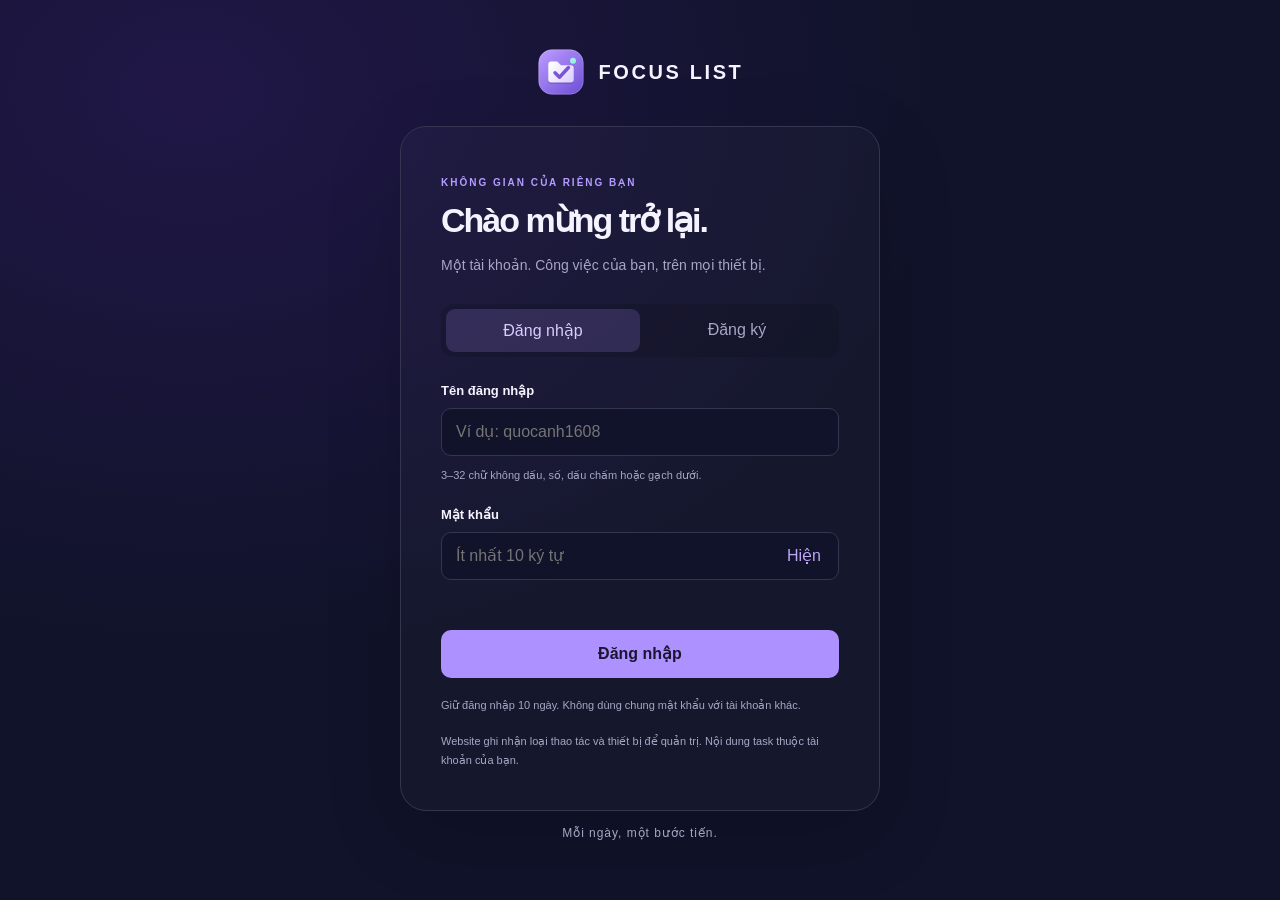
<file: index.html>
<!DOCTYPE html>
<html lang="vi" class="account-loading">
<head>
  <meta charset="UTF-8">
  <meta name="viewport" content="width=device-width, initial-scale=1">
  <meta name="theme-color" content="#101329">
  <meta name="color-scheme" content="dark">
  <script src="theme.js?v=3"></script>
  <title>Focus List — Công việc của bạn</title>
  <link rel="icon" type="image/svg+xml" href="logo.svg?v=1">
  <link rel="icon" type="image/png" sizes="192x192" href="icons/icon-192.png">
  <link rel="apple-touch-icon" sizes="180x180" href="apple-touch-icon.png">
  <link rel="manifest" href="manifest.webmanifest">
  <meta name="apple-mobile-web-app-title" content="Focus List">
  <meta name="mobile-web-app-capable" content="yes">
  <meta name="apple-mobile-web-app-capable" content="yes">
  <link rel="stylesheet" href="style.css?v=schedule-card-1">
  <script src="language.js?v=3" defer></script>
  <script src="telemetry-config.js?v=live-activity-1" defer></script>
  <link rel="stylesheet" href="account.css?v=loading-screen-1">
  <script src="auth.js?v=languages-1" defer></script>
  <link rel="stylesheet" href="music.css?v=mp3-only-1">
  <script src="music.js?v=mp3-only-1" defer></script>
</head>
<body>
  <section id="account-gate" aria-label="Chuẩn bị tài khoản" aria-busy="true">
    <div class="account-loader-card">
      <div class="account-loader-logo" aria-hidden="true"><span></span><img src="logo.svg" alt="" width="64" height="64"></div>
      <p class="account-loader-brand">FOCUS LIST</p>
      <h1>Góc tập trung của bạn.</h1>
      <p id="account-gate-message" role="status">Đang tải tài khoản…</p>
      <div class="account-loader-track" aria-hidden="true"><span></span></div>
      <p class="account-loader-caption">Mỗi ngày, một bước tiến.</p>
      <div class="account-gate-actions"><button id="account-gate-retry" class="secondary" type="button" hidden>Tải lại</button><a href="login.html">Đăng nhập</a></div>
    <div id="account-conflict" hidden><p>Có bản sửa chưa đồng bộ trên máy và bản mới trên máy chủ. Bạn có thể tải bản trên máy để giữ lại trước khi mở bản máy chủ.</p><button id="account-conflict-download" type="button" class="secondary">Tải bản chưa đồng bộ</button><button id="account-use-server" type="button" class="secondary">Mở bản máy chủ (giữ bản sao trên máy)</button></div>
    </div>
  </section>
  <noscript>Bạn cần bật JavaScript để đăng nhập và dùng TodoList.</noscript>
  <div class="ambient-bubbles" aria-hidden="true"><span></span><span></span><span></span><span></span><span></span></div>
  <div id="click-effects" class="click-effects" aria-hidden="true"></div>
  <main class="app">
    <header><a class="brand" href="./index.html" aria-label="Focus List — Trang chủ"><img class="brand-logo" src="logo.svg" alt="" width="40" height="40"><span class="brand-text"><span class="brand-name">FOCUS LIST</span><span class="brand-credit">by Qanhktie</span></span></a><div class="header-actions"><span class="tagline">MỖI NGÀY, MỘT BƯỚC TIẾN</span><details id="music-popover" class="header-music"><summary id="music-disc" class="music-disc-button" aria-label="Mở điều khiển nhạc"><span class="vinyl-record"><span class="vinyl-grooves" aria-hidden="true"></span><img src="logo.svg" alt="" width="24" height="24"></span></summary>
    <section id="music-player" class="music-player" aria-labelledby="music-heading">
      <div class="music-heading"><div><h2 id="music-heading">Nhạc nền</h2></div><button id="music-close" type="button" class="music-close" aria-label="Đóng nhạc">×</button><button id="music-toggle" type="button" class="secondary" aria-pressed="false">Bật nhạc</button></div>
      <label class="sr-only" for="music-track">Chọn bài hát</label><select id="music-track"></select>
      <div class="music-controls"><button id="music-prev" type="button" class="secondary" aria-label="Bài trước">❮</button><button id="music-play" type="button" class="secondary">Phát</button><button id="music-next" type="button" class="secondary" aria-label="Bài tiếp theo">❯</button><button id="music-random" type="button" class="secondary" aria-label="Phát một bài ngẫu nhiên khác">⇄ Ngẫu nhiên</button><label class="music-volume" for="music-volume">Âm lượng <input id="music-volume" type="range" min="0" max="100" value="35"><output id="music-volume-value" for="music-volume">35%</output></label></div>
      <div class="music-progress"><span id="music-current">0:00</span><input id="music-seek" type="range" min="0" max="100" step="0.1" value="0" aria-label="Vị trí phát nhạc" disabled><span id="music-duration">0:00</span></div>
      <div class="music-voice-row"><label id="music-voice-label" for="music-voice">Giọng chào tiếng Việt</label><select id="music-voice" hidden></select><p id="music-voice-note"></p><button id="music-greeting-preview" type="button" class="secondary">Nghe lời chào</button></div>
      <p id="music-status" role="status" aria-live="polite">Nhạc sẽ phát sau lần tương tác đầu tiên.</p>
    </section>
</details><button id="open-settings" class="settings-button" type="button" aria-label="Mở menu" aria-expanded="false" aria-haspopup="dialog" aria-controls="settings-dialog" title="Menu"><svg width="22" height="22" viewBox="0 0 24 24" fill="none" stroke="currentColor" stroke-width="1.6" stroke-linecap="round" aria-hidden="true"><path d="M4 6h16M4 12h16M4 18h16"/></svg></button></div></header>
    <div class="header-clock" aria-label="Giờ hiện tại trên thiết bị"><time id="current-time">--:--:--</time><span id="time-period-icon" class="time-period-icon" role="img" aria-label="Ban đêm">☾</span></div>
    <div class="account-bar"><strong id="account-name"></strong><span id="account-sync" role="status" aria-live="polite"></span><button id="account-retry" class="secondary" type="button" hidden>Thử lại</button><button id="account-import" class="secondary" type="button" hidden>Nhập task cũ trên máy</button><button id="account-profile" class="secondary" type="button" aria-expanded="false" aria-controls="account-profile-form">Họ và tên</button><button id="account-logout" class="secondary" type="button">Đăng xuất</button></div>
    <form id="account-profile-form" class="card" hidden><label for="account-fullname">Họ và tên</label><input id="account-fullname" autocomplete="name" required minlength="2" maxlength="80" placeholder="Nhập họ và tên của bạn"><p id="account-profile-message" role="status">Bổ sung họ và tên để quản trị viên dễ nhận diện tài khoản.</p><button id="account-profile-save" class="secondary" type="submit">Lưu họ tên</button></form>
    <section class="intro" aria-labelledby="title">
      <p class="eyebrow">KHÔNG GIAN LÀM VIỆC CỦA BẠN</p>
      <h1 id="title">Bớt bận rộn.<br><span>Thêm tập trung.</span></h1>
      <p>Ghi lại điều cần làm, tập trung vào điều quan trọng.</p>
    </section>

    <section class="card" aria-label="Quản lý công việc">
      <div class="heading"><h2 id="task-section-title">Công việc của bạn</h2><span class="badge">LET’S DO THIS</span></div>
      <section class="week-planner" aria-label="Kế hoạch tuần">
        <div class="week-heading"><div><span class="week-eyebrow">KẾ HOẠCH TUẦN</span><p id="week-range" aria-live="polite"></p></div><div class="week-navigation"><button id="week-previous" type="button" aria-label="Tuần trước">‹</button><button id="week-current" type="button">Tuần này</button><button id="week-next" type="button" aria-label="Tuần sau">›</button></div></div>
        <div id="week-days" class="week-days" role="group" aria-label="Chọn ngày trong tuần"></div>
        <div class="week-views" role="group" aria-label="Phạm vi lịch"><button id="week-all" type="button" aria-pressed="true">Tất cả</button><button id="week-whole" type="button" aria-pressed="false">Cả tuần</button><button id="week-unscheduled" type="button" aria-pressed="false">Chưa xếp ngày</button></div>
      </section>
      <form id="task-form" autocomplete="off">
        <label class="sr-only" for="task-input">Công việc mới</label>
        <div class="task-primary"><input id="task-input" placeholder="Bạn muốn hoàn thành điều gì?" maxlength="200" required><button id="submit-task" class="add" type="submit">＋ Add Task</button></div>
        <div class="task-tools">
<div class="folder-field"><span id="folder-select-label" class="sr-only">Mục công việc</span><select id="task-folder" hidden><option value="">Chưa phân loại</option></select><details id="folder-picker" class="folder-picker"><summary id="folder-picker-trigger" aria-labelledby="folder-select-label folder-selected-name"><span id="folder-selected-icon" class="folder-symbol" aria-hidden="true">▱</span><span id="folder-selected-name">Chưa phân loại</span><span class="folder-chevron ui-chevron" aria-hidden="true"></span></summary><div class="folder-menu"><p>CHỌN MỤC CÔNG VIỆC</p><div id="folder-options" role="group" aria-label="Chọn mục cho công việc"></div></div></details></div>
          <details id="task-options" class="task-options"><summary><span aria-hidden="true">▦</span><span>Lên lịch</span><small id="task-options-summary">Không bắt buộc</small><span class="ui-chevron" aria-hidden="true"></span></summary><div class="task-options-content">
<div class="task-schedule">
          <div class="schedule-date-field"><label id="task-date-label" for="open-schedule-picker">Ngày thực hiện / bắt đầu</label><input id="task-date" type="date" hidden><button id="open-schedule-picker" class="schedule-date-trigger" type="button" aria-haspopup="dialog" aria-controls="date-picker" aria-expanded="false" aria-labelledby="task-date-label task-date-display"><span class="calendar-icon" aria-hidden="true">▦</span><span id="task-date-display">Chọn ngày</span><span class="ui-chevron" aria-hidden="true"></span></button></div>
          <label class="repeat-toggle" for="task-repeat"><input id="task-repeat" type="checkbox"><span>Lặp hằng tuần</span><span aria-hidden="true">↻</span></label>
          <div id="repeat-options" hidden><div id="repeat-days" class="repeat-days" role="group" aria-label="Các thứ lặp lại"></div><label class="repeat-time-label" for="repeat-time">Giờ deadline mỗi lần (không bắt buộc)<input id="repeat-time" type="time"></label><p class="help">Mỗi ngày là một task riêng. Sửa task lặp sẽ cập nhật lịch lặp; bỏ chọn để dừng lặp.</p></div>
        </div>
<div id="task-deadline-field" class="deadline-field"><label id="deadline-label">Deadline (không bắt buộc)</label><input id="deadline-input" type="datetime-local" hidden><button id="open-picker" class="deadline-trigger" type="button" aria-haspopup="dialog" aria-controls="date-picker" aria-expanded="false" aria-describedby="deadline-help"><span class="calendar-icon" aria-hidden="true">▦</span><span id="deadline-display">Chọn ngày & giờ</span><span class="ui-chevron" aria-hidden="true"></span></button></div>
          </div></details>
        </div>
<button id="cancel-edit" class="secondary" type="button" hidden>Hủy sửa</button>
      </form>
      <span id="deadline-help" class="sr-only">Giờ địa phương, không bắt buộc.</span>
      <aside id="overdue-alert" class="overdue-alert" role="status" aria-live="polite" hidden><strong>⚠ Công việc quá hạn</strong><p id="overdue-summary"></p><button id="open-overdue-history" class="secondary" type="button">Xem lịch sử &amp; khôi phục</button></aside>
      <p id="message" role="status" aria-live="polite"></p>
      <div class="toolbar">
        <div class="filters" role="group" aria-label="Lọc công việc">
          <button type="button" data-filter="all" class="selected" aria-pressed="true">All</button>
          <button type="button" data-filter="active" aria-pressed="false">Active</button>
          <button type="button" data-filter="completed" aria-pressed="false">Completed</button>
        </div>
        <div id="folder-filters" class="folder-filters" role="group" aria-label="Lọc theo mục công việc"></div>
        <span id="task-count"></span>
      </div>
      <ul id="task-list" aria-label="Danh sách công việc"></ul>
      <div id="empty-state"><div class="empty-icon" aria-hidden="true">✓</div><h3></h3><p></p></div>
      <footer class="progress-footer">
        <div class="progress-label"><span id="completed-count" aria-live="polite"></span><strong id="percentage"></strong></div>
        <div id="progress" role="progressbar" aria-label="Tiến độ hoàn thành" aria-valuemin="0" aria-valuemax="100" aria-valuenow="0"><div id="progress-fill"></div></div>
      </footer>
      <div class="task-management" aria-label="Quản lý công việc">
      <details id="overdue-history" class="overdue-history"><summary><span>Lịch sử quá hạn</span><span id="overdue-history-count" class="history-count">0</span><span class="ui-chevron" aria-hidden="true"></span></summary><p class="help">Giữ lại task đã lỡ hạn. Khôi phục với deadline mới để tiếp tục thực hiện.</p><div id="overdue-history-list" class="overdue-history-list"></div></details>
      <details class="folder-section folder-manager">
        <summary>Thư mục <span class="folder-manager-action">＋ Tạo / quản lý <span class="ui-chevron" aria-hidden="true"></span></span></summary>
        <form id="folder-form" autocomplete="off"><label class="sr-only" for="folder-name">Tên mục mới</label><input id="folder-name" placeholder="Ví dụ: Học tập, Công việc, Cá nhân…" maxlength="40" required><button class="secondary" type="submit">＋ Tạo mục</button></form>
        <p class="icon-label">Biểu tượng</p><div id="folder-icons" class="folder-icons" role="group" aria-label="Biểu tượng thư mục"></div>
        <div class="folder-delete-row"><span class="help">Xóa mục vẫn giữ task.</span><button id="delete-folder" class="secondary delete-folder" type="button" hidden>Xóa mục này</button></div>
        <p id="folder-message" class="help" role="status"></p>
      </details>
      </div>
    </section>
    <aside id="activity-notice" class="activity-notice" aria-label="Thông tin ghi nhận hoạt động" hidden><p>Website ghi nhận loại thao tác và nhóm thiết bị để quản trị, không thu nội dung task. Lịch sử giữ 30 ngày.</p></aside>
    <footer class="site-footer" aria-label="Thông tin và liên hệ">
      <div class="footer-identity"><a class="footer-brand" href="./index.html" aria-label="Focus List — Trang chủ"><img src="logo.svg" alt="" width="34" height="34"><span>FOCUS LIST</span></a><p>Sắp xếp hôm nay, chạm tới ngày mai.</p></div>
      <a class="facebook-contact" href="https://www.facebook.com/quocanhhoang1608" target="_blank" rel="noopener noreferrer" aria-label="Liên hệ Quốc Anh trên Facebook (mở tab mới)"><svg width="19" height="19" viewBox="0 0 24 24" fill="currentColor" aria-hidden="true"><path d="M22 12a10 10 0 1 0-11.56 9.88v-6.99H7.9V12h2.54V9.8c0-2.5 1.49-3.89 3.77-3.89 1.09 0 2.23.2 2.23.2v2.45h-1.26c-1.24 0-1.62.77-1.62 1.56V12h2.77l-.44 2.89h-2.33v6.99A10 10 0 0 0 22 12Z"/></svg><span>Liên hệ Facebook</span><span class="contact-arrow" aria-hidden="true">↗</span></a>
    </footer>
  </main>
  <dialog id="settings-dialog" class="date-picker settings-dialog navigation-drawer" aria-labelledby="settings-title">
    <div class="drawer-heading"><img src="logo.svg" width="44" height="44" alt=""><div><h2 id="settings-title">FOCUS LIST</h2><p>Không gian của bạn</p></div><button id="close-settings" class="icon-button" type="button" aria-label="Đóng menu">×</button></div>
    <nav class="drawer-navigation" aria-label="Chức năng">
      <button id="menu-language-tab" class="drawer-item" type="button" aria-expanded="false" aria-controls="menu-language-panel"><svg viewBox="0 0 24 24" aria-hidden="true"><circle cx="12" cy="12" r="9"/><path d="M3 12h18M12 3c5 5 5 13 0 18-5-5-5-13 0-18Z"/></svg><span>Ngôn ngữ</span><span class="ui-chevron" aria-hidden="true"></span></button>
      <div id="menu-language-panel" class="drawer-panel" role="region" aria-labelledby="menu-language-tab" hidden><p class="language-caption">Chọn ngôn ngữ hiển thị</p><div class="language-options" role="group" aria-label="Ngôn ngữ" data-no-translate><button type="button" data-language="vi" lang="vi" aria-pressed="true"><span>VI</span>Tiếng Việt</button><button type="button" data-language="en" lang="en" aria-pressed="false"><span>EN</span>English</button><button type="button" data-language="ja" lang="ja" aria-pressed="false"><span>JA</span>日本語</button></div></div>
      <button id="menu-guide-tab" class="drawer-item" type="button" aria-expanded="false" aria-controls="menu-guide-panel"><svg viewBox="0 0 24 24" aria-hidden="true"><path d="M12 5v15M12 5C9 3 5 3 2 4v15c3-1 7-1 10 1 3-2 7-2 10-1V4c-3-1-7-1-10 1Z"/></svg><span>Hướng dẫn sử dụng</span><span class="ui-chevron" aria-hidden="true"></span></button>
      <div id="menu-guide-panel" class="drawer-panel user-guide" role="region" aria-labelledby="menu-guide-tab" hidden>
        <p class="guide-intro">Bắt đầu từ một việc nhỏ, mỗi ngày.</p>
        <ol class="guide-steps">
          <li><h3>Thêm công việc</h3><p>Nhập việc cần làm, chọn mục phân loại rồi bấm <strong>Add Task</strong>. Mở <strong>Lên lịch</strong> nếu muốn chọn ngày và deadline.</p></li>
          <li><h3>Lên kế hoạch tuần</h3><p>Chọn ngày trên lịch tuần để xem và thêm task cho ngày đó. Dùng mũi tên để chuyển tuần. Bật <strong>Lặp hằng tuần</strong> và chọn các thứ cho công việc định kỳ.</p></li>
          <li><h3>Sắp xếp &amp; hoàn thành</h3><p>Mở <strong>Thư mục</strong> để tạo mục và chọn icon. Dùng <strong>All / Active / Completed</strong> hoặc tên thư mục để lọc; bấm ô vuông để hoàn thành, <strong>Sửa</strong> để cập nhật hoặc × để xóa task.</p></li>
          <li><h3>Theo dõi deadline</h3><p>Task sắp đến hạn chuyển vàng, quá hạn chuyển đỏ. Mở <strong>Lịch sử quá hạn</strong> để khôi phục và đặt deadline mới. Lịch sử tự xóa sau 10 ngày; task hoàn thành tự xóa sau 2 giờ.</p></li>
          <li><h3>Bật nhắc nhở</h3><p>Vào <strong>Thông báo → Bật thông báo</strong>, cho phép trên trình duyệt rồi gửi thử. Giữ web mở để nhận nhắc; tab ngủ có thể gây trễ. Khi đóng web, nhắc nền cần backend và push notification.</p></li>
          <li><h3>Nghe nhạc &amp; tùy chỉnh</h3><p>Bấm đĩa logo cạnh menu để đổi bài, chỉnh âm lượng hoặc tạm dừng. Nếu trình duyệt chặn tự phát, chạm vào trang để bắt đầu. Đổi sáng/tối ở cuối menu; bật/tắt tiếng bấm trong <strong>Âm thanh</strong>.</p></li>
        </ol>
        <p class="guide-note">Kiểm tra trạng thái <strong>Đã đồng bộ</strong> trước khi đổi thiết bị hoặc đăng xuất để bảo đảm thay đổi đã lưu vào tài khoản.</p>
      </div>
      <button id="menu-sound-tab" class="drawer-item" type="button" aria-expanded="false" aria-controls="menu-sound-panel"><svg viewBox="0 0 24 24" aria-hidden="true"><path d="m11 5-6 4H2v6h3l6 4V5Z"/><path d="M15 8a6 6 0 0 1 0 8M18 5a10 10 0 0 1 0 14"/></svg><span>Âm thanh</span><span class="ui-chevron" aria-hidden="true"></span></button>
      <div id="menu-sound-panel" class="drawer-panel" role="region" aria-labelledby="menu-sound-tab" hidden><div class="sound-preference"><label for="toggle-sound">Âm thanh</label><input id="toggle-sound" type="checkbox" role="switch" checked><button id="test-sound" class="secondary" type="button" disabled>Thử cảnh báo</button><button id="test-sound-notify" class="secondary" type="button" disabled>Thử thông báo</button></div><p id="sound-status" class="help" role="status"></p></div>
      <button id="menu-notifications-tab" class="drawer-item" type="button" aria-expanded="false" aria-controls="menu-notifications-panel"><svg viewBox="0 0 24 24" aria-hidden="true"><path d="M18 8a6 6 0 0 0-12 0c0 7-3 7-3 9h18c0-2-3-2-3-9ZM10 21h4"/></svg><span>Thông báo</span><span class="ui-chevron" aria-hidden="true"></span></button>
      <div id="menu-notifications-panel" class="drawer-panel" role="region" aria-labelledby="menu-notifications-tab" hidden><div class="notification-settings"><button id="enable-notifications" class="secondary" type="button">Bật thông báo</button><button id="test-notification-now" class="secondary" type="button">Gửi thử ngay</button><button id="test-notification" class="secondary" type="button">Thử sau 5 giây</button><p id="notification-status" role="status"></p></div><details class="notification-help"><summary>Trợ giúp thông báo <span class="ui-chevron" aria-hidden="true"></span></summary><p id="notification-diagnostics" class="help" role="status"></p><p class="help">Không thấy banner? Kiểm tra quyền thông báo và Không làm phiền trong Windows. Giữ trang mở để nhận nhắc; tab ngủ có thể gây trễ. Nhắc khi đóng trang cần backend và push notification.</p></details></div>
      <button id="menu-contact-tab" class="drawer-item" type="button" aria-expanded="false" aria-controls="menu-contact-panel"><svg viewBox="0 0 24 24" aria-hidden="true"><path d="M21 11a9 9 0 0 1-9 9 10 10 0 0 1-4-.8L3 21l1.8-5A9 9 0 1 1 21 11Z"/><path d="M8 11h.01M12 11h.01M16 11h.01"/></svg><span>Contact</span><span class="ui-chevron" aria-hidden="true"></span></button>
      <div id="menu-contact-panel" class="drawer-panel" role="region" aria-labelledby="menu-contact-tab" hidden><a class="menu-contact-link" href="https://www.facebook.com/quocanhhoang1608" target="_blank" rel="noopener noreferrer"><span class="contact-channel-icon" aria-hidden="true">f</span><span>Facebook<small>Quốc Anh</small></span><span aria-hidden="true">↗</span><span class="sr-only"> (mở tab mới)</span></a><div class="menu-contact-link coming-soon" aria-label="Portfolio — sắp có"><span class="contact-channel-icon" aria-hidden="true">▱</span><span>Portfolio<small>Sắp có</small></span></div></div>
      <a id="menu-admin-link" class="drawer-item drawer-admin-link" href="admin.html"><svg viewBox="0 0 24 24" aria-hidden="true"><path d="m12 3 8 3v6c0 5-8 9-8 9s-8-4-8-9V6l8-3Z"/><path d="m8 12 3 3 5-6"/></svg><span>Quản trị</span><span class="admin-link-arrow" aria-hidden="true">↗</span></a>
    </nav>
    <div class="drawer-footer"><button id="theme-toggle" class="theme-toggle" type="button" role="switch" aria-label="Chế độ sáng" aria-checked="false"><svg width="21" height="21" viewBox="0 0 24 24" fill="none" stroke="currentColor" stroke-width="1.7" stroke-linecap="round" aria-hidden="true"><circle cx="12" cy="12" r="4"/><path d="M12 2v2M12 20v2M2 12h2M20 12h2M5 5l1.5 1.5M17.5 17.5 19 19M5 19l1.5-1.5M17.5 6.5 19 5"/></svg><span id="theme-state-label">Giao diện tối</span><span class="theme-switch-track" aria-hidden="true"></span></button></div>
  </dialog>
  <dialog id="date-picker" class="date-picker" aria-labelledby="picker-title">
    <div class="picker-heading"><div><p class="eyebrow">LÊN LỊCH HOÀN THÀNH</p><h2 id="picker-title">Chọn deadline</h2></div><button id="close-picker" class="icon-button" type="button" aria-label="Đóng bộ chọn">×</button></div>
    <div id="picker-calendar-nav" class="calendar-nav"><button id="previous-month" class="icon-button" type="button" aria-label="Tháng trước">‹</button><h3 id="calendar-month" aria-live="polite"></h3><button id="next-month" class="icon-button" type="button" aria-label="Tháng sau">›</button></div>
    <div id="picker-weekdays" class="weekdays" aria-hidden="true"><span>T2</span><span>T3</span><span>T4</span><span>T5</span><span>T6</span><span>T7</span><span>CN</span></div>
    <div id="calendar-days" class="calendar-days" role="group" aria-label="Chọn ngày"></div>
    <div id="picker-time-section" class="time-section"><div class="time-heading"><span class="time-caption">THỜI GIAN</span><span>Định dạng 24 giờ</span></div><div class="time-wheels"><div class="time-wheel-column"><span>Giờ</span><div id="hour-wheel" class="time-wheel" role="listbox" aria-label="Giờ" tabindex="0"></div></div><span class="wheel-colon" aria-hidden="true">:</span><div class="time-wheel-column"><span>Phút</span><div id="minute-wheel" class="time-wheel" role="listbox" aria-label="Phút" tabindex="0"></div></div></div><details class="time-manual"><summary>Nhập giờ bằng bàn phím</summary><div class="time-controls"><div class="time-unit"><label for="picker-hour">Giờ</label><button id="hour-down" type="button" aria-label="Giảm giờ">−</button><input id="picker-hour" type="text" inputmode="numeric" maxlength="2" autocomplete="off" placeholder="00" aria-describedby="picker-error"><button id="hour-up" type="button" aria-label="Tăng giờ">＋</button></div><span class="time-colon" aria-hidden="true">:</span><div class="time-unit"><label for="picker-minute">Phút</label><button id="minute-down" type="button" aria-label="Giảm phút">−</button><input id="picker-minute" type="text" inputmode="numeric" maxlength="2" autocomplete="off" placeholder="00" aria-describedby="picker-error"><button id="minute-up" type="button" aria-label="Tăng phút">＋</button></div></div></details></div>
    <div class="quick-dates"><button id="pick-today" type="button">Hôm nay</button><button id="pick-tomorrow" type="button">Ngày mai</button><button id="clear-deadline" type="button">Bỏ deadline</button></div>
    <p id="picker-preview" class="picker-preview" aria-live="polite"></p>
    <p id="picker-error" class="picker-error" role="alert"></p>
    <div class="picker-footer"><button id="cancel-picker" class="secondary" type="button">Hủy</button><button id="apply-deadline" class="add" type="button">Xác nhận deadline <span aria-hidden="true">↗</span></button></div>
  </dialog>
  <script id="music-bootstrap" type="application/json">[{"src":"music/dao-buoc-hongkong-1999.mp3","title":"Dạo Bước HongKong 1999"},{"src":"music/come-my-way.mp3","title":"Come My Way"},{"src":"music/proud.mp3","title":"PROUD"},{"src":"music/dam-ruc-ro.mp3","title":"Dám Rực Rỡ"},{"src":"music/den-khi-nao.mp3","title":"Đến Khi Nào (Drill)"},{"src":"music/young-money.mp3","title":"Young Money"},{"src":"music/laviem.mp3","title":"LAVIEM"},{"src":"music/track-06.mp3","title":"track-06"},{"src":"music/track-04.mp3","title":"track-04"},{"src":"music/track-08.mp3","title":"track-08"},{"src":"music/track-01.mp3","title":"track-01"},{"src":"music/sao-hang-a.mp3","title":"Sao Hạng A"}]</script>
  <audio id="welcome-audio" src="music/welcome-vi.mp3?v=little-corner-1" preload="auto" playsinline></audio>
  <audio id="background-music" src="music/track-04.mp3" preload="metadata" playsinline></audio>
</body>
</html>
</file>
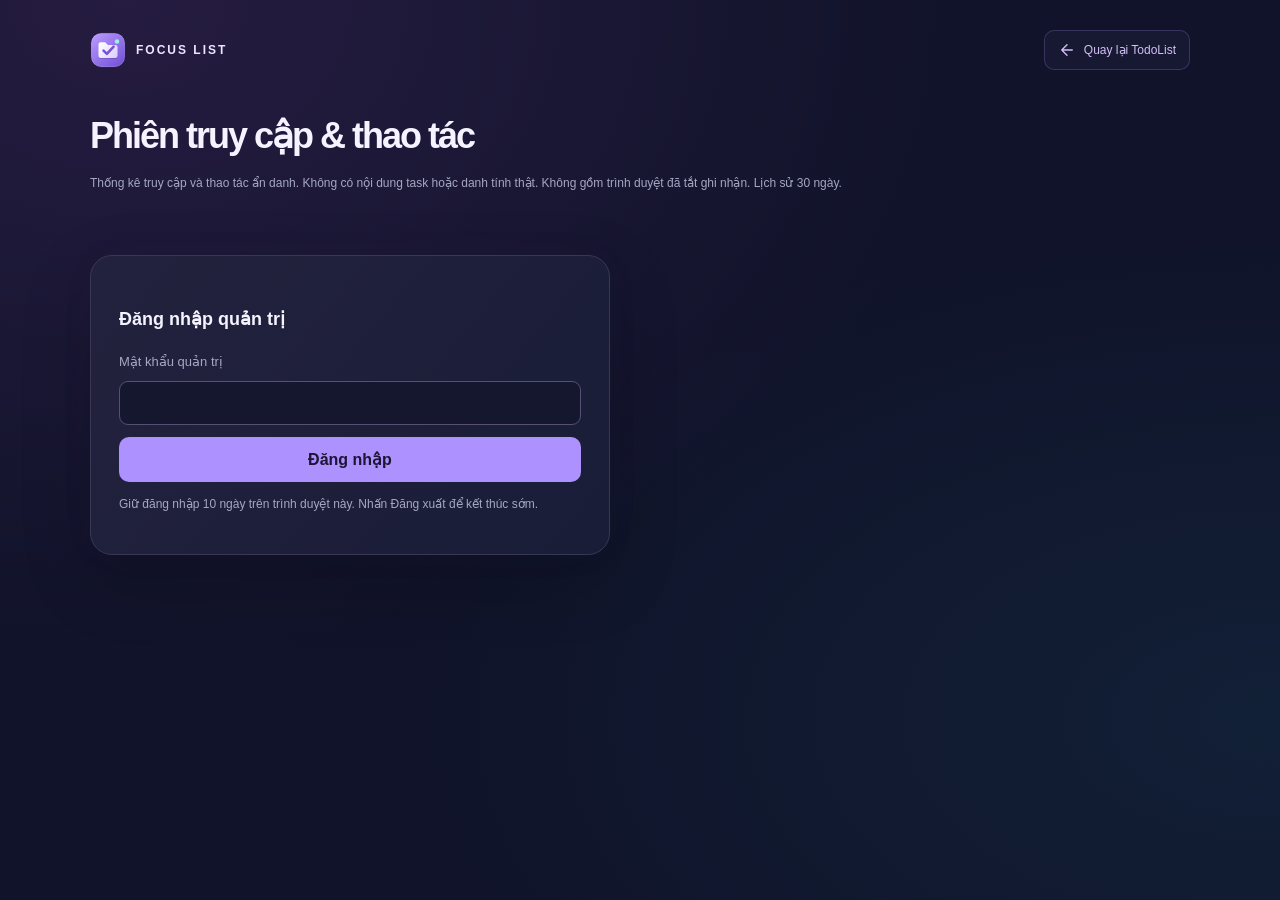
<file: admin.html>
<!DOCTYPE html>
<html lang="vi">
<head>
  <meta charset="UTF-8">
  <meta name="viewport" content="width=device-width,initial-scale=1">
  <meta name="theme-color" content="#101329">
  <meta name="color-scheme" content="dark">
  <script src="theme.js?v=3"></script>
  <meta name="referrer" content="no-referrer">
  <meta name="robots" content="noindex,nofollow">
  <meta http-equiv="Content-Security-Policy" content="default-src 'self'; script-src 'self'; style-src 'self'; img-src 'self'; connect-src https:; base-uri 'none'; form-action 'none'; object-src 'none'">
  <title>Quản trị hoạt động · Focus List</title>
  <link rel="icon" href="logo.svg">
  <link rel="stylesheet" href="style.css?v=accounts-1">
  <link rel="stylesheet" href="admin.css?v=device-picker-1">
  <script src="telemetry-config.js?v=live-activity-1" defer></script>
  <script src="admin.js?v=device-picker-1" defer></script>
  <script src="device-alerts.js?v=accounts-1" defer></script>
</head>
<body>
  <main class="admin-app">
    <header><a class="footer-brand" href="index.html"><img src="logo.svg" width="36" height="36" alt="">FOCUS LIST</a><a class="admin-back" href="index.html"><svg width="18" height="18" viewBox="0 0 24 24" fill="none" stroke="currentColor" stroke-width="1.8" stroke-linecap="round" stroke-linejoin="round" aria-hidden="true"><path d="m12 5-7 7 7 7M5 12h14"/></svg><span>Quay lại TodoList</span></a></header>
    <h1>Phiên truy cập &amp; thao tác</h1>
    <p class="help">Thống kê truy cập và thao tác ẩn danh. Không có nội dung task hoặc danh tính thật. Không gồm trình duyệt đã tắt ghi nhận. Lịch sử 30 ngày.</p>
    <p id="admin-message" role="status" aria-live="polite"></p>
    <section id="admin-login" class="card">
      <h2>Đăng nhập quản trị</h2>
      <form id="admin-login-form"><label for="admin-password">Mật khẩu quản trị</label><input id="admin-password" type="password" autocomplete="current-password" required maxlength="256"><button id="admin-login-button" class="add" type="submit">Đăng nhập</button></form>
      <p class="help">Giữ đăng nhập 10 ngày trên trình duyệt này. Nhấn Đăng xuất để kết thúc sớm.</p>
    </section>
    <section id="admin-dashboard" hidden>
      <form id="admin-alert-form" class="card" hidden>
        <label id="admin-alert-label" for="admin-alert-message">Ghi chú cảnh báo</label>
        <textarea id="admin-alert-message" maxlength="500" rows="3" required placeholder="Nhập nội dung gửi đến thiết bị…"></textarea>
        <p class="help">Hiện trong TodoList khi thiết bị mở web. Không đảm bảo hiện khi đã đóng trang.</p>
        <button id="admin-alert-send" class="secondary" type="submit">Gửi cảnh báo</button>
        <button id="admin-alert-cancel" class="secondary" type="button">Hủy</button>
      </form>
      <nav class="admin-navigation" aria-label="Nội dung quản trị"><div class="admin-tabs" role="tablist" aria-label="Bảng quản trị"><button id="admin-sessions-tab" type="button" role="tab" aria-selected="true" aria-controls="admin-sessions-panel">Phiên gần nhất</button><button id="admin-events-tab" type="button" role="tab" aria-selected="false" aria-controls="admin-events-panel" tabindex="-1">Lịch sử thao tác</button><button id="admin-users-tab" type="button" role="tab" aria-selected="false" aria-controls="admin-users-panel" tabindex="-1">Tài khoản</button></div><button id="admin-refresh" class="secondary" type="button">Làm mới</button><button id="admin-logout" class="secondary" type="button">Đăng xuất</button></nav>
      <div id="admin-sessions-panel" role="tabpanel" aria-labelledby="admin-sessions-tab">
      <p class="help">100 thiết bị gần nhất · Mỗi mã TB chỉ một dòng, cập nhật lần truy cập cuối.</p>
      <div class="table-scroll"><table><thead><tr><th>Mã thiết bị</th><th>Họ tên / Tài khoản</th><th>Thiết bị</th><th>Trình duyệt / Hệ điều hành</th><th>Lần cuối</th><th>Trạng thái</th></tr></thead><tbody id="sessions-body"></tbody></table></div>
      </div>
      <div id="admin-events-panel" role="tabpanel" aria-labelledby="admin-events-tab" hidden>
      <p class="help">100 thao tác mới nhất.</p>
      <div class="admin-toolbar device-filter-toolbar">
        <span id="device-filter-label" class="device-filter-label">Lọc theo thiết bị</span>
        <select id="device-filter" hidden><option value="">Tất cả thiết bị</option></select>
        <details id="admin-device-picker" class="admin-device-picker">
          <summary id="admin-device-trigger" aria-labelledby="device-filter-label admin-device-selected"><span class="device-picker-symbol" aria-hidden="true">▣</span><span id="admin-device-selected">Tất cả thiết bị</span><span class="ui-chevron" aria-hidden="true"></span></summary>
          <div class="admin-device-menu"><p>CHỌN THIẾT BỊ</p><div id="admin-device-options" role="group" aria-label="Thiết bị cần xem"></div></div>
        </details>
      </div>
      <div class="table-scroll"><table><thead><tr><th>Thời gian</th><th>Họ tên / Tài khoản</th><th>Mã thiết bị</th><th>Thao tác</th></tr></thead><tbody id="events-body"></tbody></table></div>
      </div>
      <div id="admin-users-panel" role="tabpanel" aria-labelledby="admin-users-tab" hidden>
        <p class="help">100 tài khoản mới nhất.</p>
        <div class="table-scroll"><table><thead><tr><th>Họ tên / Tài khoản</th><th>Ngày tạo</th><th>Số thiết bị</th><th>Lần cuối</th></tr></thead><tbody id="users-body"></tbody></table></div>
      </div>
    </section>
  </main>
</body>
</html>
</file>
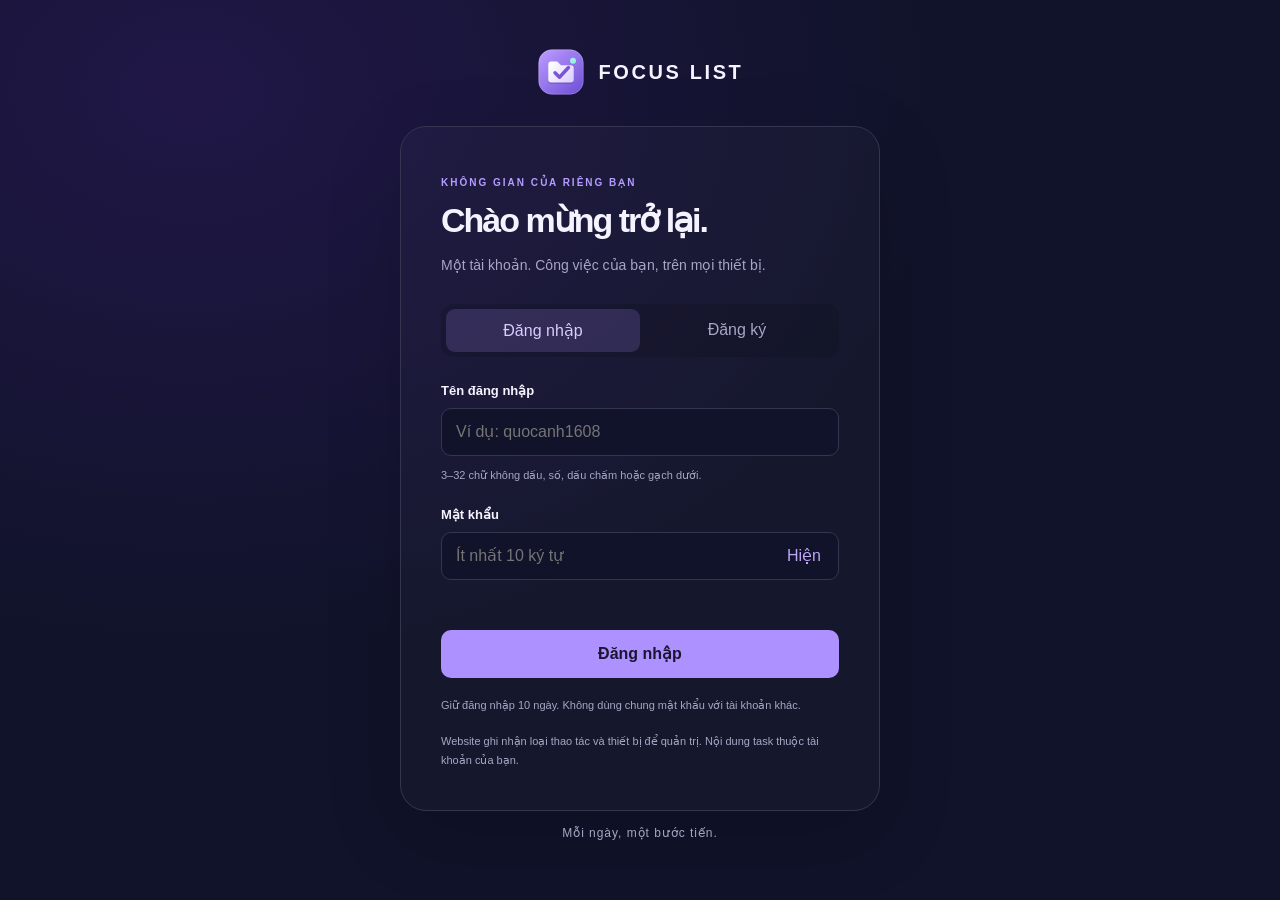
<file: login.html>
<!DOCTYPE html>
<html lang="vi">
<head>
  <meta charset="UTF-8">
  <meta name="viewport" content="width=device-width, initial-scale=1">
  <meta name="theme-color" content="#101329">
  <meta name="referrer" content="no-referrer">
  <title>Đăng nhập · Focus List</title>
  <link rel="icon" href="logo.svg">
  <script src="theme.js?v=3"></script>
  <script src="language.js?v=3" defer></script>
  <link rel="stylesheet" href="style.css?v=accounts-1">
  <link rel="stylesheet" href="account.css?v=full-name-1">
  <script src="telemetry-config.js?v=live-activity-1" defer></script>
  <script src="account.js?v=full-name-1" defer></script>
</head>
<body class="auth-page">
  <main class="auth-shell">
    <a class="auth-brand" href="index.html"><img src="logo.svg" width="48" height="48" alt="">FOCUS LIST</a>
    <section class="auth-card">
      <p class="eyebrow">KHÔNG GIAN CỦA RIÊNG BẠN</p>
      <h1 id="auth-title">Chào mừng trở lại.</h1>
      <p class="auth-intro">Một tài khoản. Công việc của bạn, trên mọi thiết bị.</p>
      <div class="auth-tabs" role="tablist" aria-label="Tài khoản">
        <button id="auth-login-tab" role="tab" aria-selected="true" aria-controls="auth-form" type="button">Đăng nhập</button>
        <button id="auth-register-tab" role="tab" aria-selected="false" aria-controls="auth-form" type="button">Đăng ký</button>
      </div>
      <form id="auth-form">
        <div id="auth-fullname-field" hidden><label for="auth-fullname">Họ và tên</label><input id="auth-fullname" autocomplete="name" minlength="2" maxlength="80" placeholder="Ví dụ: Hoàng Quốc Anh"></div>
        <label for="auth-username">Tên đăng nhập</label>
        <input id="auth-username" autocomplete="username" minlength="3" maxlength="32" pattern="[a-zA-Z0-9_.]{3,32}" placeholder="Ví dụ: quocanh1608" required aria-describedby="username-help">
        <span id="username-help" class="help">3–32 chữ không dấu, số, dấu chấm hoặc gạch dưới.</span>
        <label for="auth-password">Mật khẩu</label>
        <div class="password-field"><input id="auth-password" type="password" autocomplete="current-password" minlength="10" maxlength="128" required placeholder="Ít nhất 10 ký tự"><button id="auth-show-password" type="button" aria-label="Hiện mật khẩu" aria-pressed="false">Hiện</button></div>
        <div id="auth-confirm-field" hidden><label for="auth-confirm">Nhập lại mật khẩu</label><input id="auth-confirm" type="password" autocomplete="new-password" maxlength="128"></div>
        <p id="auth-message" role="status" aria-live="polite"></p>
        <button id="auth-submit" class="add" type="submit">Đăng nhập</button>
      </form>
      <p class="auth-note">Giữ đăng nhập 10 ngày. Không dùng chung mật khẩu với tài khoản khác.</p>
      <p class="auth-note">Website ghi nhận loại thao tác và thiết bị để quản trị. Nội dung task thuộc tài khoản của bạn.</p>
    </section>
    <p class="auth-slogan">Mỗi ngày, một bước tiến.</p>
  </main>
</body>
</html>
</file>
<file: style.css>
/* 1. Màu sắc và bố cục chung */
:root { color-scheme: dark; --muted: #a5a7c4; --line: #343650; --purple: #b59cff; }
* { box-sizing: border-box; }
body { margin: 0; min-height: 100vh; color: #f5f3ff; font-family: "Segoe UI", Arial, sans-serif; background: radial-gradient(ellipse at 10% 0%, #47296665, transparent 52%), radial-gradient(ellipse at 100% 80%, #17425b45, transparent 50%), #101329; }
button, input { font: inherit; }
button { cursor: pointer; }
button:focus-visible, input:focus-visible, a:focus-visible { outline: 3px solid var(--purple); outline-offset: 4px; }
.app { width: min(740px, calc(100% - 40px)); margin: auto; padding: 34px 0; }
header, .brand, .heading, .toolbar, .progress-label { display: flex; align-items: center; justify-content: space-between; gap: 12px; }
.brand { justify-content: flex-start; color: #f5f3ff; text-decoration: none; font-size: 13px; font-weight: 800; letter-spacing: 2px; }
.brand-logo { display: block; width: 40px; height: 40px; flex-shrink: 0; filter: drop-shadow(0 4px 12px #a079f52b); }
.brand-text { display: flex; flex-direction: column; align-items: flex-start; min-width: 0; gap: 2px; }
.brand-credit { padding-left: 2px; color: #b9a5dd; font-size: 11px; font-style: normal; font-weight: 500; line-height: 1.4; letter-spacing: .7px; white-space: nowrap; }
[data-theme="light"] .brand-credit { color: #76608f; }
.tagline { font-size: 9px; letter-spacing: 1.5px; color: var(--muted); }
.intro { margin: 60px 0 32px; }
.eyebrow { font-size: 10px; font-weight: 700; letter-spacing: 2px; color: var(--purple); }
h1 { margin: 16px 0; font-size: clamp(36px, 7vw, 52px); letter-spacing: -2px; line-height: 1.18; }
h1 span { color: var(--purple); }
.intro > p:last-child { color: var(--muted); font-size: 14px; line-height: 1.7; }
.card { background: linear-gradient(130deg, #23223e, #191d37); border: 1px solid #3a3754; border-radius: 22px; padding: 28px; box-shadow: 0 24px 70px #0003; }
h2 { font-size: 18px; margin: 0; }
.badge { font-size: 9px; letter-spacing: 1.5px; color: #bca9ed; }
/* 2. Ô nhập, nút thêm và bộ lọc */
form { display: flex; gap: 10px; margin-top: 24px; }
#task-input { min-width: 0; flex: 1; padding: 15px; border: 1px solid #41425e; border-radius: 10px; background: #12162d; color: white; font-size: 14px; }
#task-input::placeholder { color: #9699b5; }
.add { flex-shrink: 0; padding: 0 19px; border: 0; border-radius: 10px; background: #ad91ff; color: #1c1533; font-weight: 700; transition: background .2s, transform .2s; }
.add:hover { background: #c3afff; transform: translateY(-2px); }
.add span { font-size: 21px; }
#message { min-height: 17px; margin: 8px 0; font-size: 12px; color: #ffc0cf; }
.toolbar { padding-bottom: 17px; border-bottom: 1px solid var(--line); }
.filters { display: flex; gap: 5px; }
.filters button { border: 0; padding: 8px 13px; border-radius: 7px; background: transparent; color: var(--muted); font-size: 12px; transition: background .2s; }
.filters button:hover { background: #ffffff0d; color: white; }
.filters .selected { background: #a38aff25; color: #cebdff; }
#task-count { color: var(--muted); font-size: 11px; }
/* 3. Công việc và tiến độ */
#task-list { list-style: none; padding: 0; margin: 0; }
.task { display: flex; align-items: center; gap: 12px; padding: 16px 0; border-bottom: 1px solid var(--line); animation: appear .25s ease-out; }
.task input { flex-shrink: 0; width: 20px; height: 20px; accent-color: #ae90ff; cursor: pointer; }
.task label { flex: 1; min-width: 0; overflow-wrap: anywhere; font-size: 14px; line-height: 1.6; cursor: pointer; }
.task.completed label { text-decoration: line-through; color: #9699b3; }
.cleanup-label { display: inline-block; margin: 8px 0 0; padding: 4px 8px; border: 1px solid #b59cff25; border-radius: 6px; background: #a38aff12; color: #cebbef; font-size: 11px; font-weight: 600; line-height: 1.5; font-variant-numeric: tabular-nums; }
.delete { flex-shrink: 0; width: 36px; height: 36px; border: 0; border-radius: 8px; background: transparent; color: #a7a9c3; font-size: 24px; transition: background .2s; }
.delete:hover { color: #ffb4c6; background: #ed789525; }
#empty-state { text-align: center; padding: 38px 8px; }
#empty-state[hidden] { display: none; }
.empty-icon { display: grid; place-items: center; width: 54px; height: 54px; margin: 0 auto 18px; border: 1px solid #a38aff40; border-radius: 16px; background: #a38aff10; color: var(--purple); font-size: 26px; transform: rotate(-7deg); }
h3 { font-size: 15px; font-weight: 600; }
#empty-state p { color: var(--muted); font-size: 12px; line-height: 1.7; }
.progress-footer { padding-top: 22px; }
.progress-label { color: var(--muted); font-size: 11px; }
.progress-label strong { color: var(--purple); }
#progress { height: 5px; overflow: hidden; margin-top: 12px; background: #35364f; border-radius: 10px; }
#progress-fill { width: 0; height: 100%; border-radius: inherit; background: linear-gradient(90deg, #a17bf9, #7bcce9); transition: width .3s; }
.site-footer { display: flex; align-items: center; justify-content: space-between; gap: 24px; margin-top: 36px; padding: 26px 0 8px; border-top: 1px solid #b59cff20; }
.footer-brand { display: inline-flex; align-items: center; gap: 10px; color: #eee5ff; text-decoration: none; font-size: 12px; font-weight: 800; letter-spacing: 2px; }
.footer-brand img { display: block; flex-shrink: 0; }
.footer-identity p { margin: 10px 0 0; color: #a49bb9; font-size: 12px; line-height: 1.7; }
.facebook-contact { display: inline-flex; align-items: center; gap: 9px; flex-shrink: 0; padding: 11px 14px; border: 1px solid #b59cff30; border-radius: 11px; background: #a38aff0a; color: #cdbdec; text-decoration: none; font-size: 12px; transition: background .2s, border-color .2s, transform .2s; }
.facebook-contact:hover { background: #a38aff20; border-color: #b59cff70; color: #f1eaff; transform: translateY(-2px); }
.contact-arrow { margin-left: 6px; color: #a9cbdc; }
@media (max-width: 520px) { .site-footer { flex-direction: column; align-items: flex-start; gap: 18px; margin-top: 28px; padding-top: 22px; } }
.sr-only { position: absolute; width: 1px; height: 1px; overflow: hidden; clip-path: inset(50%); white-space: nowrap; }
@keyframes appear { from { opacity: 0; transform: translateY(8px); } to { opacity: 1; transform: translateY(0); } }
/* 4. Điều chỉnh cho điện thoại và người dùng hạn chế chuyển động */
@media (max-width: 520px) { .app { width: calc(100% - 28px); padding-top: 24px; } .tagline { display: none; } .intro { margin-top: 44px; } .card { padding: 20px 16px; } form { flex-direction: column; } .add { min-height: 46px; } .filters button { padding: 8px 10px; } #task-count { font-size: 10px; } .badge { font-size: 8px; } }
@media (prefers-reduced-motion: reduce) { *, *::before, *::after { animation: none !important; transition: none !important; } }
/* Deadline, chỉnh sửa và thông báo */
form { flex-wrap: wrap; align-items: stretch; }
#task-input { flex-basis: 100%; }
.deadline-field { flex: 1; min-width: 0; }
.deadline-field label { display: block; font-size: 12px; color: var(--muted); margin-bottom: 7px; }
#deadline-input { width: 100%; min-width: 0; padding: 11px; border: 1px solid #41425e; border-radius: 9px; background: #12162d; color: white; }
.secondary, .edit { border: 1px solid #575071; border-radius: 8px; background: #a38aff12; color: #d8caff; padding: 9px 12px; }
.secondary:hover, .edit:hover { background: #a38aff30; }
[hidden] { display: none !important; }
.help, #notification-status { color: var(--muted); font-size: 12px; line-height: 1.7; }
.notification-settings { display: flex; align-items: center; flex-wrap: wrap; gap: 10px; }
#notification-status { flex: 1; min-width: 150px; margin: 0; }
.task-content { flex: 1; min-width: 0; }
.task-content label { display: block; }
.deadline { margin: 5px 0 0; color: var(--muted); font-size: 12px; line-height: 1.6; overflow-wrap: anywhere; }
.deadline.warning { color: #ffdb7d; }
.deadline.overdue { color: #ff9cab; font-weight: 600; }
.task-actions { display: flex; align-items: center; gap: 3px; }
.edit { font-size: 12px; padding: 8px; }
@media (max-width: 520px) { .deadline-field { width: 100%; flex: auto; } .secondary { min-height: 42px; } .task { flex-wrap: wrap; gap: 8px; } .task-content { flex-basis: calc(100% - 32px); } .task-actions { margin-left: 28px; } }
/* Bộ chọn ngày giờ riêng, đồng bộ với giao diện Focus List. */
.deadline-trigger { width: 100%; display: flex; align-items: center; gap: 10px; min-height: 46px; padding: 10px 13px; border: 1px solid #555074; border-radius: 10px; background: #14172e; color: #e8dfff; text-align: left; }
.deadline-trigger:hover { border-color: #b59cff; background: #23203f; }
#deadline-display { flex: 1; font-size: 13px; }
.calendar-icon { color: #baa1ff; font-size: 24px; }
.date-picker { width: min(404px, calc(100% - 28px)); max-height: calc(100dvh - 32px); overflow-y: auto; padding: 24px; border: 1px solid #64518c; border-radius: 24px; background: radial-gradient(ellipse at top left, #49326470, transparent 60%), #1a1c36; color: #f5f3ff; box-shadow: 0 30px 100px #0008; }
.date-picker[open] { animation: appear .2s ease-out; }
.date-picker::backdrop { background: #080b20b8; backdrop-filter: blur(6px); }
.picker-heading, .calendar-nav, .time-section, .time-controls, .picker-footer { display: flex; align-items: center; justify-content: space-between; gap: 12px; }
.picker-heading .eyebrow { margin: 0 0 7px; font-size: 9px; letter-spacing: 1.6px; }
.picker-heading h2 { font-size: 23px; letter-spacing: -.6px; }
.icon-button { display: grid; place-items: center; flex-shrink: 0; width: 36px; height: 36px; border: 1px solid #ffffff12; border-radius: 11px; background: #ffffff06; color: #cdc0ef; font-size: 24px; }
.icon-button:hover { background: #a38aff25; color: white; }
.calendar-nav { margin: 25px 0 14px; }
.calendar-nav h3 { margin: 0; font-size: 15px; }
.weekdays, .calendar-days { display: grid; grid-template-columns: repeat(7, minmax(0, 1fr)); gap: 4px; }
.weekdays { color: #9896b5; text-align: center; font-size: 10px; padding: 0 0 10px; }
.calendar-day { aspect-ratio: 1; min-width: 0; border: 1px solid transparent; border-radius: 12px; background: transparent; color: #e8e4f4; font-size: 13px; position: relative; }
.calendar-day:hover { background: #a38aff20; border-color: #a38aff50; }
.calendar-day.outside { color: #777792; }
.calendar-day.today::after { content: ''; position: absolute; width: 4px; height: 4px; background: #c5b2ff; border-radius: 50%; bottom: 4px; left: calc(50% - 2px); }
.calendar-day.chosen { background: linear-gradient(135deg, #c1a6ff, #9670ef); color: #211337; font-weight: 800; box-shadow: 0 4px 14px #9b70f940; }
.calendar-day.chosen::after { background: #39244e; }
.calendar-day:disabled { opacity: .25; cursor: not-allowed; background: transparent; border-color: transparent; }
.picker-error { margin: -8px 0 14px; color: #ffadbd; font-size: 12px; }
.picker-error:empty { display: none; }
.time-section { display: block; margin-top: 18px; padding: 18px 0; border-top: 1px solid #ffffff12; border-bottom: 1px solid #ffffff12; }
.time-caption { font-size: 10px; letter-spacing: 1.5px; color: #bca8e7; font-weight: 700; }
.time-section p { margin: 5px 0 0; color: #9f9bb8; font-size: 10px; }
.time-heading { display: flex; align-items: center; justify-content: space-between; gap: 10px; }
.time-heading > span:last-child { color: #9f9bb8; font-size: 10px; }
.time-controls { gap: 10px; margin-top: 13px; color: #bda8ed; }
.time-unit { flex: 1; min-width: 0; display: grid; grid-template-columns: 30px minmax(0, 1fr) 30px; align-items: center; gap: 4px; padding: 9px; border: 1px solid #65537f60; border-radius: 13px; background: #12142b; }
.time-unit:focus-within { border-color: #b59cff; box-shadow: 0 0 0 3px #a38aff12; }
.time-unit label { grid-column: 1 / -1; color: #ada1c5; text-align: center; font-size: 10px; }
.time-unit input { width: 100%; min-width: 0; padding: 6px 0; border: 0; border-radius: 5px; background: transparent; color: #ecddff; text-align: center; font-size: 26px; font-weight: 700; font-variant-numeric: tabular-nums; }
.time-unit button { display: grid; place-items: center; width: 30px; height: 34px; padding: 0; border: 0; border-radius: 7px; background: #a38aff12; color: #c7adff; font-size: 17px; }
.time-unit button:hover { background: #a38aff30; color: white; }
.time-colon { padding-top: 14px; color: #ac93d8; font-size: 23px; }
.quick-dates { display: flex; flex-wrap: wrap; gap: 7px; margin-top: 17px; }
.quick-dates button { border: 1px solid #ffffff16; border-radius: 20px; padding: 7px 10px; background: #ffffff04; color: #bdb2d8; font-size: 11px; }
.quick-dates button:hover { border-color: #aa88f9; color: #e6d9ff; }
#clear-deadline { margin-left: auto; }
.picker-preview { margin: 18px 0; color: #c0afdF; font-size: 12px; line-height: 1.6; min-height: 20px; }
.picker-footer { gap: 10px; }
.picker-footer .add { min-height: 44px; flex: 1; font-size: 12px; padding: 0 12px; }
.picker-footer .add span { font-size: 16px; margin-left: 6px; }
@media (max-width: 380px) { .date-picker { padding: 18px; } .time-unit { padding: 7px 4px; gap: 2px; grid-template-columns: 27px minmax(0, 1fr) 27px; } .time-unit button { width: 27px; } .time-unit input { font-size: 23px; } .calendar-day { border-radius: 9px; } }
/* Cảnh báo quá hạn nổi bật, vẫn hiện khi chưa cấp quyền thông báo. */
.overdue-alert { margin: 18px 0; padding: 16px; border: 1px solid #f47c9860; border-left: 4px solid #ff879e; border-radius: 12px; background: linear-gradient(120deg, #a9395128, #a939510c); color: #ffb4c4; }
.overdue-alert strong { font-size: 14px; }
.overdue-alert p { margin: 7px 0 0; font-size: 13px; line-height: 1.7; overflow-wrap: anywhere; }
.sound-settings { margin-top: 12px; }
#sound-status { flex: 1; min-width: 150px; margin: 0; color: var(--muted); font-size: 12px; line-height: 1.7; }
#toggle-sound[aria-pressed="true"] { color: #dfceff; border-color: #b59cff; background: #a38aff25; }
button:disabled { cursor: default; opacity: .6; }
/* Các mục công việc: tạo mục, chọn mục và lọc cùng trạng thái. */
.folder-field { flex: 0 1 155px; min-width: 0; }
.folder-field > label { display: block; font-size: 12px; color: var(--muted); margin-bottom: 7px; }
#task-folder { width: 100%; min-height: 46px; padding: 10px; border: 1px solid #555074; border-radius: 10px; background: #14172e; color: #e8dfff; font-size: 13px; }
select:focus-visible { outline: 3px solid var(--purple); outline-offset: 3px; }
.folder-section { margin: 20px 0; padding: 18px; background: linear-gradient(130deg, #a38aff0c, #6eb8d606); border: 1px solid #a38aff25; border-radius: 15px; }
.folder-heading { display: flex; align-items: center; justify-content: space-between; gap: 12px; }
.folder-heading .eyebrow { margin: 0 0 7px; font-size: 8px; letter-spacing: 1.3px; }
.folder-heading h3 { margin: 0; font-size: 16px; }
.folder-hint { color: #9c96b5; font-size: 10px; }
#folder-form { display: flex; flex-direction: row; flex-wrap: wrap; gap: 8px; margin: 16px 0 0; }
#folder-name { flex: 1; min-width: 140px; padding: 11px 12px; border: 1px solid #41425e; border-radius: 9px; background: #12162d; color: white; font-size: 12px; }
#folder-form button { font-size: 12px; }
#folder-message { margin: 8px 0; }
#folder-message:empty { display: none; }
.folder-filters { display: flex; flex-wrap: wrap; gap: 8px; margin-top: 15px; }
.folder-chip { display: inline-flex; align-items: center; gap: 9px; min-height: 38px; max-width: 100%; padding: 8px 12px; border: 1px solid #ffffff16; border-radius: 10px; background: #17192d; color: #bfb9d4; text-align: left; font-size: 12px; transition: background .2s, border-color .2s; }
.folder-chip > span:first-child { overflow-wrap: anywhere; min-width: 0; }
.folder-chip:hover { border-color: #b59cff70; background: #a38aff18; }
.folder-chip.chosen-folder { background: #a38aff25; color: #e0d1ff; border-color: #a38aff80; }
.folder-count { display: inline-grid; place-items: center; min-width: 21px; padding: 2px 5px; background: #ffffff0c; border-radius: 6px; color: #c7b5ef; font-size: 10px; }
.task-folder-badge { display: inline-block; max-width: 100%; margin-top: 7px; padding: 3px 7px; border-radius: 5px; background: #a38aff12; color: #bdb0dc; font-size: 10px; overflow-wrap: anywhere; }
@media (max-width: 520px) { .folder-field { flex: auto; width: 100%; } .folder-section { padding: 14px; } .folder-hint { display: none; } .folder-chip { min-height: 42px; } }
/* Menu phân loại riêng thay cho dropdown mặc định của hệ điều hành. */
.field-label { display: block; margin-bottom: 7px; color: var(--muted); font-size: 12px; }
.folder-field { flex-basis: 185px; }
.folder-picker { position: relative; }
.folder-picker summary { display: flex; align-items: center; gap: 9px; min-height: 46px; padding: 10px 12px; list-style: none; border: 1px solid #655283; border-radius: 11px; background: linear-gradient(125deg, #302343, #1b1933); color: #eadfff; cursor: pointer; font-size: 13px; }
.folder-picker summary::-webkit-details-marker { display: none; }
.folder-picker summary:hover, .folder-picker[open] summary { border-color: #b59cff; box-shadow: 0 0 0 3px #a38aff12; }
.folder-picker summary:focus-visible { outline: 3px solid var(--purple); outline-offset: 3px; }
.folder-symbol { color: #c1a5ff; font-size: 22px; line-height: 1; }
#folder-selected-name { min-width: 0; flex: 1; overflow: hidden; text-overflow: ellipsis; white-space: nowrap; }
.folder-chevron { color: #c1a5ff; transition: transform .2s; }
.folder-picker[open] .folder-chevron { transform: rotate(180deg); }
.folder-menu { position: absolute; top: calc(100% + 8px); left: 0; z-index: 20; width: max(100%, 250px); max-width: calc(100vw - 70px); padding: 9px; border: 1px solid #675281; border-radius: 14px; background: #222039; box-shadow: 0 16px 40px #08091b80; animation: appear .15s ease-out; }
.folder-menu > p { margin: 5px 8px 10px; color: #a699bf; font-size: 9px; letter-spacing: 1.2px; }
#folder-options { max-height: 240px; overflow-y: auto; scrollbar-color: #655080 transparent; }
.folder-option { display: flex; align-items: center; gap: 10px; width: 100%; padding: 10px; border: 1px solid transparent; border-radius: 9px; background: transparent; color: #c5bdd7; text-align: left; font-size: 13px; }
.folder-option:hover { background: #ffffff08; color: white; }
.folder-option.picked { border-color: #b59cff40; background: #a38aff20; color: #e0ceff; }
.folder-option-icon { display: grid; place-items: center; width: 27px; height: 27px; flex-shrink: 0; border-radius: 7px; background: #a38aff12; color: #c2a3ff; font-size: 21px; }
.folder-option-name { flex: 1; min-width: 0; overflow-wrap: anywhere; }
/* Các mục nằm ngay trên thanh All / Active / Completed. */
.toolbar { flex-wrap: wrap; justify-content: flex-start; gap: 5px; padding: 12px 0 16px; }
.toolbar .filters { flex-shrink: 0; }
.toolbar .folder-filters { flex: 1 1 230px; display: flex; flex-wrap: nowrap; align-items: center; min-width: 0; gap: 5px; margin: 0; padding: 0; overflow-x: auto; scrollbar-width: thin; scrollbar-color: #63507e transparent; }
/* Mọi tab trên thanh dùng chung kích thước, nền và trạng thái chọn. */
.toolbar .filters button, .toolbar .folder-chip { min-height: 38px; padding: 8px 13px; border: 0; border-radius: 7px; background: transparent; color: var(--muted); font-size: 12px; font-weight: 400; line-height: 1.4; transition: background .2s, color .2s; }
.toolbar .folder-chip { flex-shrink: 0; max-width: 190px; gap: 6px; }
.toolbar .filters button:hover, .toolbar .folder-chip:hover { background: #ffffff0d; color: white; }
.toolbar .filters .selected, .toolbar .folder-chip.chosen-folder { background: #a38aff25; color: #cebdff; }
.toolbar .folder-count { min-width: 0; padding: 0; border-radius: 0; background: transparent; color: inherit; font-size: 10px; opacity: .65; }
.toolbar .folder-chip > span:first-child { overflow: hidden; white-space: nowrap; text-overflow: ellipsis; }
#task-count { margin-left: auto; flex-shrink: 0; }
@media (max-width: 520px) { .folder-field { flex-basis: auto; } .toolbar .folder-filters { flex-basis: 100%; order: 3; } .folder-menu { width: 100%; } .toolbar .filters button, .toolbar .folder-chip { min-height: 42px; padding: 8px 10px; } }
/* Biểu tượng mục và thao tác xóa giữ nguyên task. */
.icon-label { margin: 14px 0 8px; color: var(--muted); font-size: 11px; }
.folder-icons { display: flex; flex-wrap: wrap; gap: 6px; }
.folder-icon-choice { display: grid; place-items: center; width: 36px; height: 36px; padding: 0; border: 1px solid transparent; border-radius: 9px; background: #ffffff05; font-size: 19px; transition: background .2s, border-color .2s; }
.folder-icon-choice:hover { background: #a38aff20; }
.folder-icon-choice[aria-pressed="true"] { background: #a38aff30; border-color: #b59cff; }
.folder-delete-row { display: flex; align-items: center; justify-content: space-between; flex-wrap: wrap; gap: 8px; margin-top: 12px; }
.folder-delete-row .help { margin: 0; font-size: 10px; }
.delete-folder { max-width: 100%; overflow-wrap: anywhere; color: #ffadbd; border-color: #f47c9840; font-size: 11px; }
.delete-folder:hover { background: #f47c9818; }
.folder-tab-icon { order: -1; font-size: 14px; }
.task-folder-badge::before { content: attr(data-icon); margin-right: 5px; }
@media (max-width: 520px) { .folder-icon-choice { width: 42px; height: 42px; } }
/* Giao diện gọn: chỉ mở hướng dẫn và tùy chọn khi cần. */
.app-settings { margin-top: 16px; border-bottom: 1px solid var(--line); padding-bottom: 12px; }
.app-settings > summary, .folder-manager > summary { display: flex; justify-content: space-between; align-items: center; gap: 12px; list-style: none; cursor: pointer; font-size: 12px; color: #bcb1d2; }
.app-settings > summary::-webkit-details-marker, .folder-manager > summary::-webkit-details-marker { display: none; }
.app-settings summary:focus-visible, .folder-manager summary:focus-visible { outline: 3px solid var(--purple); outline-offset: 4px; border-radius: 4px; }
.settings-content { padding-top: 16px; }
.sound-preference { display: flex; align-items: center; gap: 12px; margin-bottom: 14px; font-size: 13px; }
.sound-preference label { cursor: pointer; }
#toggle-sound { width: 34px; height: 20px; accent-color: #b59cff; cursor: pointer; }
.notification-help { margin-top: 10px; font-size: 11px; color: var(--muted); }
.notification-help > summary { cursor: pointer; }
#sound-status:empty, #message:empty, #folder-message:empty { display: none; }
.folder-manager { padding: 14px 16px; margin: 16px 0 8px; }
.folder-manager > summary { color: #d7c6f4; font-size: 13px; }
.folder-manager > summary span { color: #a298b8; font-size: 11px; }
.folder-manager[open] > summary { margin-bottom: 4px; }
/* Nút cài đặt trên thanh đầu trang. */
.header-actions { display: flex; align-items: center; gap: 20px; }
.settings-button { display: grid; place-items: center; width: 40px; height: 40px; flex-shrink: 0; padding: 0; border: 1px solid #b59cff30; border-radius: 12px; background: #a38aff0d; color: #c6b5ed; transition: background .2s, border-color .2s; }
.settings-button:hover { background: #a38aff25; border-color: #b59cff80; color: #f0e7ff; }
.settings-dialog { width: min(460px, calc(100% - 28px)); }
.settings-dialog .settings-content { padding-top: 24px; }
.settings-dialog .notification-settings { padding-top: 16px; border-top: 1px solid var(--line); }
.settings-dialog .notification-settings button, .settings-dialog #test-sound, .settings-dialog #test-sound-notify { font-size: 12px; }
.settings-dialog #notification-status { flex-basis: 100%; margin-top: 4px; }
/* Ánh sáng nền và hiệu ứng thương hiệu. Lớp trang trí không chặn thao tác. */
body { isolation: isolate; }
.ambient-bubbles { position: fixed; inset: 0; z-index: -1; overflow: hidden; pointer-events: none; }
.ambient-bubbles span { position: absolute; width: 280px; height: 280px; border-radius: 50%; background: radial-gradient(circle at 30% 30%, #b39aff12, #9065f608 55%, transparent 72%); border: 1px solid #b59cff0b; box-shadow: inset 0 0 50px #a87cfc08; animation: bubble-drift 22s ease-in-out infinite alternate; }
.ambient-bubbles span:nth-child(1) { left: -90px; top: 10%; width: 360px; height: 360px; }
.ambient-bubbles span:nth-child(2) { right: -50px; top: 35%; width: 240px; height: 240px; background: radial-gradient(circle at 35% 30%, #88e7e512, #509ab808 55%, transparent 72%); animation-delay: -9s; animation-duration: 26s; }
.ambient-bubbles span:nth-child(3) { left: 16%; bottom: -100px; width: 300px; height: 300px; animation-delay: -15s; }
.ambient-bubbles span:nth-child(4) { right: 20%; top: -55px; width: 145px; height: 145px; animation-delay: -5s; animation-duration: 19s; }
.ambient-bubbles span:nth-child(5) { left: 8%; top: 58%; width: 70px; height: 70px; animation-delay: -12s; animation-duration: 17s; }
.brand-name { display: inline-block; flex-shrink: 0; white-space: nowrap; padding-right: 3px; font-family: "Segoe UI Variable Display", "Segoe UI", Arial, sans-serif; font-size: clamp(18px, 3.5vw, 24px); font-weight: 900; font-style: italic; line-height: 1.4; letter-spacing: 3px; color: #f5efff; background: linear-gradient(115deg, #fff 15%, #f2eaff 45%, #c7adff 78%, #aee7ed); background-clip: text; -webkit-background-clip: text; -webkit-text-fill-color: transparent; filter: drop-shadow(0 2px 8px #a786ef30); animation: brand-type 7s steps(10, end) infinite; }
.brand:hover .brand-name { filter: drop-shadow(0 2px 12px #b59cff65); }
.card { box-shadow: 0 24px 70px #0003, 0 0 50px #9b6cff06; }
button { transition: background .2s, color .2s, box-shadow .2s, transform .15s; }
button:active { transform: scale(.97); }
.click-effects { position: fixed; inset: 0; z-index: 100; pointer-events: none; overflow: hidden; }
.click-ripple { position: fixed; width: 54px; height: 54px; left: var(--click-x); top: var(--click-y); margin: -27px 0 0 -27px; pointer-events: none; border-radius: 50%; border: 1px solid #c6a4ff90; background: radial-gradient(circle, #d7bcff25, #9ce8e314 45%, transparent 70%); box-shadow: 0 0 18px #b48aff25; animation: click-bloom .65s ease-out forwards; }
.click-ripple::after { content: ''; position: absolute; inset: 12px; border-radius: 50%; border: 1px solid #b2f0eb80; }
@keyframes bubble-drift { from { transform: translate3d(0, 0, 0); } to { transform: translate3d(30px, -45px, 0); } }
/* Giữ nguyên khoảng trống của chữ để logo và thanh đầu trang không xê dịch. */
@keyframes brand-type { 0% { clip-path: inset(0 100% 0 0); } 45%, 100% { clip-path: inset(0 0 0 0); } }
@keyframes click-bloom { from { transform: scale(.25); opacity: .9; } to { transform: scale(1.8); opacity: 0; } }
@media (max-width: 520px) { .ambient-bubbles span { opacity: .65; } }
@media (prefers-reduced-motion: reduce) { .ambient-bubbles span, .brand-name, .brand-logo { animation: none !important; } .click-effects, .click-ripple { display: none; } button:active { transform: none; } }
/* Đồng hồ bên dưới logo, định dạng 24 giờ. */
.header-clock { display: inline-flex; align-items: center; justify-content: center; gap: 12px; min-width: 148px; margin-top: 16px; padding: 10px 18px; border: 1px solid #b59cff22; border-radius: 999px; background: #10122290; box-shadow: inset 0 1px 0 #ffffff04; }
#current-time { color: #e9e5f2; font-size: 16px; font-weight: 750; font-variant-numeric: tabular-nums; letter-spacing: 1px; }
.time-period-icon { color: #abb5ce; font-size: 23px; line-height: 1; }
.header-clock + .intro { margin-top: 40px; }
/* Menu ba gạch với hai phần Cài đặt và Contact. */
.settings-button { width: 44px; height: 44px; border-radius: 14px; background: #14142b80; }
.settings-button[aria-expanded="true"] { background: #a38aff25; border-color: #b59cff70; }
.menu-tabs { display: flex; gap: 5px; padding: 5px; margin-top: 24px; background: #11132a; border: 1px solid #b59cff15; border-radius: 12px; }
.menu-tabs button { flex: 1; min-height: 40px; border: 0; border-radius: 8px; background: transparent; color: var(--muted); font-size: 13px; }
.menu-tabs button[aria-selected="true"] { background: #a38aff25; color: #e3d4ff; }
.menu-tabs button:hover { color: white; }
.menu-contact-panel { padding-top: 22px; }
.contact-profile { display: flex; align-items: center; gap: 12px; margin-bottom: 20px; }
.contact-profile h3 { margin: 0 0 4px; font-size: 17px; }
.contact-profile p { margin: 0; color: var(--muted); font-size: 12px; }
.menu-contact-link { display: flex; align-items: center; gap: 12px; margin-top: 10px; padding: 15px; border: 1px solid #b59cff25; border-radius: 12px; background: #a38aff08; color: #dfd1f9; text-decoration: none; font-size: 14px; }
.menu-contact-link > span:nth-child(2) { flex: 1; }
.menu-contact-link small { display: block; margin-top: 5px; color: var(--muted); font-size: 11px; }
a.menu-contact-link:hover { background: #a38aff20; border-color: #b59cff65; }
.contact-channel-icon { display: grid; place-items: center; width: 34px; height: 34px; border-radius: 9px; background: #a38aff15; color: #baa2fa; font-size: 23px; font-weight: 700; }
.coming-soon { color: #aca2c3; }
.soon-tag { padding: 4px 8px; border-radius: 6px; background: #ffffff06; color: #9f95b6; font-size: 10px; }
/* Chevron nét mảnh đồng nhất, không phụ thuộc ký tự của font. */
.ui-chevron { display: inline-grid; place-items: center; width: 24px; height: 24px; flex-shrink: 0; border-radius: 7px; background: #b59cff0c; color: #bda9e6; transition: transform .22s ease, background .2s, color .2s; }
.ui-chevron::before { content: ''; width: 6px; height: 6px; margin-top: -3px; border-right: 1.7px solid currentColor; border-bottom: 1.7px solid currentColor; transform: rotate(45deg); border-radius: 1px; }
.folder-picker summary:hover .ui-chevron, .deadline-trigger:hover .ui-chevron, summary:hover .ui-chevron { background: #b59cff20; color: #eee1ff; }
.folder-picker[open] .ui-chevron, .folder-manager[open] > summary .ui-chevron, .notification-help[open] > summary .ui-chevron, .deadline-trigger[aria-expanded="true"] .ui-chevron { transform: rotate(180deg); }
.folder-manager-action { display: inline-flex; align-items: center; gap: 10px; }
.notification-help > summary { display: flex; align-items: center; justify-content: space-between; gap: 10px; list-style: none; }
.notification-help > summary::-webkit-details-marker { display: none; }
.notification-help .ui-chevron { width: 20px; height: 20px; background: transparent; }

/* Căn hàng nhập công việc: nhãn cùng hàng, ba ô điều khiển cùng chiều cao. */
#task-form { display: grid; grid-template-columns: minmax(0, 1fr) minmax(0, 1.65fr) auto; align-items: end; gap: 14px 12px; }
#task-input { grid-column: 1 / -1; width: 100%; }
#task-form .folder-field, #task-form .deadline-field { width: 100%; min-width: 0; }
#task-form .field-label, #task-form .deadline-field > label { min-height: 18px; margin-bottom: 8px; line-height: 18px; }
#task-form .folder-picker summary, #task-form .deadline-trigger, #submit-task { height: 48px; min-height: 48px; border-radius: 11px; }
#task-form .folder-picker summary, #task-form .deadline-trigger { padding: 0 12px; }
#deadline-display { min-width: 0; overflow: hidden; white-space: nowrap; text-overflow: ellipsis; }
#submit-task { min-width: 122px; padding: 0 18px; align-self: end; font-size: 14px; }
#cancel-edit { grid-column: 1 / -1; justify-self: end; min-height: 40px; }
@media (max-width: 520px) { #task-form { grid-template-columns: minmax(0, 1fr); gap: 14px; } #submit-task, #cancel-edit { width: 100%; } }
/* Lựa chọn ghi nhận hoạt động, chỉ hiện sau khi kết nối backend. */
.activity-notice { margin-top: 24px; padding: 15px; border: 1px solid #b59cff30; border-radius: 12px; background: #a38aff0d; }
.activity-notice p { margin: 0 0 12px; color: #c4bad8; font-size: 12px; line-height: 1.7; }
.activity-notice > div { display: flex; justify-content: flex-end; gap: 8px; }
.activity-notice button { font-size: 12px; }
#activity-consent { width: 34px; height: 20px; accent-color: #b59cff; cursor: pointer; }
/* Menu trượt bên phải: chỉ hiện nội dung khi chọn chức năng. */
.navigation-drawer { inset: 0 0 0 auto; margin: 0 0 0 auto; width: min(390px, 100%); height: 100dvh; max-height: 100dvh; padding: 0; border: 0; border-left: 1px solid #b59cff30; border-radius: 20px 0 0 20px; background: radial-gradient(ellipse at top left, #62438435, transparent 60%), linear-gradient(145deg, #24213f, #161b34); box-shadow: -24px 0 80px #080b2580; }
.navigation-drawer[open] { animation: drawer-enter .24s ease-out; }
.drawer-heading { display: flex; align-items: center; gap: 12px; padding: 26px 22px; border-bottom: 1px solid #b59cff20; }
.drawer-heading > div { flex: 1; }
.drawer-heading h2 { font-size: 16px; font-weight: 800; letter-spacing: 1.5px; }
.drawer-heading p { margin: 5px 0 0; color: #aaa0bf; font-size: 12px; }
.drawer-heading .icon-button { background: #a38aff10; color: #cebfeb; }
.drawer-navigation { padding: 16px 12px 30px; }
.drawer-item { display: flex; align-items: center; gap: 17px; width: 100%; min-height: 60px; margin: 2px 0; padding: 16px 14px; border: 0; border-radius: 11px; background: transparent; color: #c5badb; text-align: left; font-size: 15px; font-weight: 650; }
.drawer-item > svg { width: 21px; height: 21px; flex-shrink: 0; fill: none; stroke: currentColor; stroke-width: 1.7; stroke-linecap: round; stroke-linejoin: round; }
.drawer-item > span:first-of-type { flex: 1; }
.drawer-item:hover { background: #a38aff15; color: #f2ecff; }
.drawer-item[aria-expanded="true"] { background: #a38aff25; color: #e2d2ff; }
.drawer-item .ui-chevron { background: transparent; opacity: .6; }
.drawer-item[aria-expanded="true"] .ui-chevron { transform: rotate(180deg); }
.drawer-panel { margin: 0 4px 12px; padding: 16px; border: 1px solid #b59cff20; border-radius: 11px; background: #13162b80; animation: appear .18s ease-out; }
.drawer-admin-link { margin-top: 18px; border-top: 1px solid #b59cff20; border-radius: 0 0 11px 11px; text-decoration: none; }
.admin-link-arrow { color: #b7a0e5; font-size: 18px; }
.drawer-panel .sound-preference { margin: 0; flex-wrap: wrap; font-size: 12px; }
.drawer-panel .help { font-size: 11px; }
.language-caption { margin: 0 0 12px; font-size: 12px; color: var(--muted); }
.language-options { display: grid; gap: 8px; }
.language-options button { display: flex; align-items: center; gap: 12px; min-height: 44px; padding: 10px 12px; border: 1px solid var(--line); border-radius: 10px; background: transparent; color: inherit; text-align: left; font-size: 13px; }
.language-options button > span { color: var(--muted); font-size: 10px; letter-spacing: .08em; }
.language-options button[aria-pressed="true"] { border-color: var(--purple); background: #a38aff20; }
.language-options button[aria-pressed="true"]::after { content: '✓'; margin-left: auto; color: var(--purple); }
.user-guide { font-size: 12px; line-height: 1.75; color: var(--muted); }
.guide-intro { margin: 0 0 18px; color: var(--purple); font-weight: 600; }
.guide-steps { list-style: none; counter-reset: guide; margin: 0; padding: 0; }
.guide-steps li { position: relative; counter-increment: guide; padding: 0 0 18px 37px; }
.guide-steps li::before { content: counter(guide, decimal-leading-zero); position: absolute; top: 1px; left: 0; display: grid; place-items: center; width: 26px; height: 26px; border-radius: 8px; color: var(--purple); background: #a38aff18; font-size: 10px; font-weight: 700; }
.guide-steps h3 { margin: 0 0 5px; color: #e2d2ff; font-size: 13px; }
.guide-steps p { margin: 0; }
.guide-note { margin: 0; padding-top: 14px; border-top: 1px solid var(--line); }
[data-theme="light"] .guide-steps h3 { color: #5932a5; }
.navigation-drawer .notification-settings { padding-top: 0; border-top: 0; }
.drawer-panel .menu-contact-link:first-child { margin-top: 0; }
@keyframes drawer-enter { from { transform: translateX(100%); opacity: .5; } to { transform: translateX(0); opacity: 1; } }
@media (prefers-reduced-motion: reduce) { .navigation-drawer[open], .drawer-panel { animation: none !important; } }
/* Công tắc giao diện nằm cố định cuối menu. */
.navigation-drawer[open] { display: flex; flex-direction: column; }
.drawer-navigation { flex: 1; min-height: 0; overflow-y: auto; }
.drawer-heading, .drawer-footer { flex-shrink: 0; }
.drawer-footer { padding: 16px 20px max(20px, env(safe-area-inset-bottom)); border-top: 1px solid var(--line); }
.theme-toggle { display: flex; align-items: center; gap: 14px; width: 100%; min-height: 46px; border: 0; background: transparent; color: #d1c2ea; text-align: left; font-size: 13px; }
.theme-toggle > span:first-of-type { flex: 1; }
.theme-switch-track { position: relative; width: 38px; height: 22px; border: 1px solid #b59cff40; border-radius: 99px; background: #101329; transition: background .2s; }
.theme-switch-track::after { content: ''; position: absolute; left: 3px; top: 3px; width: 14px; height: 14px; border-radius: 50%; background: #c0b2da; transition: transform .2s, background .2s; }
.theme-toggle[aria-checked="true"] .theme-switch-track { background: #8058ce; border-color: #8058ce; }
.theme-toggle[aria-checked="true"] .theme-switch-track::after { transform: translateX(16px); background: white; }
/* Giao diện sáng vẫn dùng sắc tím làm điểm nhấn. */
:root[data-theme="light"] { color-scheme: only light; --muted: #64748b; --line: #e2e8f0; --purple: #7047cc; }
[data-theme="light"] body { color: #1e293b; background: #ffffff; }
[data-theme="light"] .card { background: #ffffff; border-color: #e2e8f0; box-shadow: 0 12px 40px #0f172a08, 0 2px 8px #0f172a04; }
[data-theme="light"] .brand, [data-theme="light"] .footer-brand { color: #493096; }
[data-theme="light"] .brand-name { background: linear-gradient(115deg, #352043, #7650ac 65%, #377c8a); background-clip: text; -webkit-background-clip: text; filter: none; }
[data-theme="light"] #task-input, [data-theme="light"] #folder-name, [data-theme="light"] #task-folder, [data-theme="light"] .deadline-trigger, [data-theme="light"] .folder-picker summary, [data-theme="light"] .time-unit { background: #fff; border-color: #dce3ec; color: #334155; }
[data-theme="light"] #task-input::placeholder, [data-theme="light"] #folder-name::placeholder { color: #64748b; }
[data-theme="light"] .add { background: #7047cc; color: #fff; }
[data-theme="light"] .add:hover { background: #5d36b5; }
[data-theme="light"] .secondary, [data-theme="light"] .edit, [data-theme="light"] .facebook-contact, [data-theme="light"] .admin-back { border-color: #dce3ec; color: #5f3ab2; background: #f8fafc; }
[data-theme="light"] .secondary:hover, [data-theme="light"] .edit:hover, [data-theme="light"] .facebook-contact:hover, [data-theme="light"] .admin-back:hover { background: #f1edfc; color: #513093; }
[data-theme="light"] .toolbar .filters button, [data-theme="light"] .toolbar .folder-chip { color: #64748b; }
[data-theme="light"] .toolbar .filters button:hover, [data-theme="light"] .toolbar .folder-chip:hover { background: #f5f3ff; color: #513093; }
[data-theme="light"] .toolbar .filters .selected, [data-theme="light"] .toolbar .folder-chip.chosen-folder { background: #ede9fe; color: #6336ba; }
[data-theme="light"] .task.completed label { color: #697586; }
[data-theme="light"] .task-folder-badge, [data-theme="light"] .cleanup-label { color: #6842ad; background: #f5f3ff; border-color: #ddd6fe; }
[data-theme="light"] .deadline.warning { color: #946200; }
[data-theme="light"] .deadline.overdue, [data-theme="light"] #message, [data-theme="light"] .picker-error { color: #be123c; }
[data-theme="light"] .overdue-alert { color: #9f1239; background: #fff1f2; border-color: #fecdd3; }
[data-theme="light"] .delete { color: #64748b; }
[data-theme="light"] .delete:hover, [data-theme="light"] .delete-folder { color: #be123c; }
[data-theme="light"] #progress { background: #e8edf5; }
[data-theme="light"] .header-clock { background: #ffffff; border-color: #e2e8f0; }
[data-theme="light"] #current-time { color: #334155; }
[data-theme="light"] .time-period-icon, [data-theme="light"] .badge, [data-theme="light"] .folder-symbol, [data-theme="light"] .calendar-icon { color: #7952c4; }
[data-theme="light"] .date-picker { background: #ffffff; color: #1e293b; border-color: #e2e8f0; box-shadow: 0 24px 80px #0f172a20; }
[data-theme="light"] .date-picker::backdrop { background: #0f172a45; }
[data-theme="light"] .navigation-drawer { background: #ffffff; border-left-color: #e2e8f0; box-shadow: -16px 0 60px #0f172a12; }
[data-theme="light"] .drawer-heading, [data-theme="light"] .drawer-admin-link { border-color: #e2e8f0; }
[data-theme="light"] .drawer-item, [data-theme="light"] .theme-toggle { color: #475569; }
[data-theme="light"] .drawer-item:hover, [data-theme="light"] .drawer-item[aria-expanded="true"] { background: #f1edfc; color: #5932a5; }
[data-theme="light"] .drawer-panel { background: #ffffff; border-color: #e2e8f0; }
[data-theme="light"] .icon-button, [data-theme="light"] .settings-button { color: #7952c4; background: #f5f3ff; border-color: #dce3ec; }
[data-theme="light"] .folder-menu { background: #fff; border-color: #dce3ec; box-shadow: 0 16px 40px #0f172a14; }
[data-theme="light"] .folder-option { color: #475569; }
[data-theme="light"] .folder-option:hover, [data-theme="light"] .folder-option.picked { color: #6336ba; background: #f1edfc; }
[data-theme="light"] .ui-chevron { color: #7952c4; }
[data-theme="light"] .calendar-day { color: #334155; }
[data-theme="light"] .calendar-day.outside { color: #64748b; }
[data-theme="light"] .calendar-day:hover { background: #f1edfc; }
[data-theme="light"] .calendar-day.chosen { color: #fff; background: #7047cc; }
[data-theme="light"] .time-unit input { color: #493096; }
[data-theme="light"] .time-unit button, [data-theme="light"] .quick-dates button { color: #6d47b0; background: #f5f3ff; border-color: #e2e8f0; }
[data-theme="light"] .picker-preview, [data-theme="light"] .time-caption, [data-theme="light"] .time-unit label { color: #64748b; }
[data-theme="light"] .menu-contact-link { color: #6336ba; border-color: #e2e8f0; background: #faf9ff; }
[data-theme="light"] .activity-notice p, [data-theme="light"] .footer-identity p, [data-theme="light"] .folder-manager > summary { color: #475569; }
[data-theme="light"] .table-scroll { background: #fff; }
[data-theme="light"] th { color: #6d47b0; }
[data-theme="light"] td { color: #334155; }
[data-theme="light"] #admin-password, [data-theme="light"] #session-filter { color: #334155; border-color: #dce3ec; background: #fff; }
[data-theme="light"] .session-link, [data-theme="light"] #admin-message { color: #6336ba; }
/* Cân lại các chi tiết phụ trên nền trắng, tránh chữ nhạt và nền tím phủ. */
[data-theme="light"] .ambient-bubbles { opacity: .3; }
[data-theme="light"] .ambient-bubbles span { border-color: #ddd6fe55; background: radial-gradient(circle at 30% 30%, #ede9fe70, transparent 72%); box-shadow: none; }
[data-theme="light"] .brand-name { background: linear-gradient(115deg, #1e293b 15%, #5934a6 85%); background-clip: text; -webkit-background-clip: text; }
[data-theme="light"] .brand:hover .brand-name { filter: none; }
[data-theme="light"] .folder-section { background: #fafbfe; border-color: #e2e8f0; }
[data-theme="light"] .folder-menu > p, [data-theme="light"] .folder-manager > summary span, [data-theme="light"] .folder-delete-row .help, [data-theme="light"] .drawer-heading p { color: #64748b; }
[data-theme="light"] .drawer-panel { background: #f8fafc; }
[data-theme="light"] .drawer-heading .icon-button { background: #f8fafc; color: #64748b; }
[data-theme="light"] .drawer-item[aria-expanded="true"] { color: #6336ba; background: #f1edfc; }
[data-theme="light"] .ui-chevron { background: #f5f3ff; color: #7952c4; }
[data-theme="light"] .weekdays, [data-theme="light"] .time-heading > span:last-child, [data-theme="light"] .quick-dates button, [data-theme="light"] .folder-count, [data-theme="light"] .contact-arrow, [data-theme="light"] .soon-tag { color: #64748b; }
[data-theme="light"] .quick-dates button { border-color: #e2e8f0; background: #f8fafc; }
[data-theme="light"] .calendar-day.today::after { background: #7047cc; }
[data-theme="light"] .calendar-day.chosen::after { background: white; }
[data-theme="light"] .time-unit button:hover { color: #6336ba; background: #ede9fe; }
[data-theme="light"] #progress-fill { background: linear-gradient(90deg, #7047cc, #4389ad); }
[data-theme="light"] .contact-channel-icon { color: #7047cc; background: #f1edfc; }
[data-theme="light"] .coming-soon { color: #64748b; background: #f8fafc; }
[data-theme="light"] .soon-tag { background: #eef2f6; }
[data-theme="light"] .activity-notice { background: #f8fafc; border-color: #e2e8f0; }
[data-theme="light"] .site-footer { border-color: #e2e8f0; }
[data-theme="light"] input[type="checkbox"] { accent-color: #7047cc; }
[data-theme="light"] .theme-switch-track { border-color: #d9d1e8; }
[data-theme="light"] .folder-option-icon { color: #7952c4; background: #f1edfc; }
[data-theme="light"] .folder-count { opacity: 1; }
.device-alert-dialog { width: min(440px, calc(100% - 48px)); padding: 28px; border: 1px solid #a78bfa; border-radius: 20px; background: #20203b; color: #f3efff; box-shadow: 0 20px 80px #0006; }
.device-alert-dialog::backdrop { background: #0b0b20aa; backdrop-filter: blur(5px); }
.device-alert-dialog h2 { font-size: 20px; color: #c4b5fd; }
.device-alert-dialog p { white-space: pre-wrap; overflow-wrap: anywhere; line-height: 1.7; }
[data-theme="light"] .device-alert-dialog { background: white; color: #334155; }
[data-theme="light"] .device-alert-dialog h2 { color: #6d28d9; }
.week-planner { margin-top: 24px; padding: 18px; border: 1px solid #a78bfa25; border-radius: 16px; background: #12152b55; }
.week-heading { display: flex; align-items: center; justify-content: space-between; gap: 12px; margin-bottom: 16px; }
.week-eyebrow { font-size: 9px; font-weight: 700; letter-spacing: 1.5px; color: #b4a0e4; }
#week-range { margin: 6px 0 0; font-size: 13px; font-weight: 600; }
.week-navigation { display: flex; align-items: center; gap: 5px; }
.week-navigation button { min-height: 34px; min-width: 30px; padding: 5px 9px; border: 1px solid #a78bfa25; border-radius: 8px; background: #a78bfa0a; color: #d6c5fa; font-size: 18px; }
#week-current { font-size: 10px; white-space: nowrap; }
.week-days { display: grid; grid-template-columns: repeat(7,minmax(0,1fr)); gap: 7px; }
.week-day { min-width: 0; display: grid; justify-items: center; gap: 5px; padding: 10px 4px; border: 1px solid transparent; border-radius: 12px; background: #ffffff04; color: var(--muted); }
.week-day > span { font-size: 10px; }
.week-day strong { font-size: 21px; font-weight: 700; color: #ddd5f0; }
.week-day small { display: grid; place-items: center; min-width: 19px; height: 17px; border-radius: 5px; background: #a78bfa12; font-size: 9px; }
.week-day.is-today { border-color: #a78bfa40; }
.week-day:hover { background: #a78bfa15; }
.week-day:disabled { opacity: .3; cursor: not-allowed; box-shadow: none; }
.week-day:disabled:hover { background: #ffffff04; }
.week-navigation button:disabled { opacity: .3; cursor: not-allowed; }
.week-day[aria-pressed="true"] { color: #faf5ff; background: linear-gradient(145deg,#9b78e5,#7653bf); box-shadow: 0 6px 18px #9b78e525; }
.week-day[aria-pressed="true"] strong { color: white; }
.week-views { display: flex; flex-wrap: wrap; gap: 5px; margin-top: 13px; }
.week-views button { border: 0; border-radius: 7px; padding: 7px 10px; background: transparent; color: var(--muted); font-size: 11px; }
.week-views [aria-pressed="true"] { background: #a78bfa20; color: #dacafa; }
.task-schedule { grid-column: 1/-1; display: grid; grid-template-columns: minmax(0,1fr) auto; align-items: end; gap: 12px; padding: 14px; border: 1px solid var(--line); border-radius: 12px; background: #ffffff02; }
.schedule-date-field { min-width: 0; }
.schedule-date-field label, .repeat-time-label { display: grid; gap: 8px; color: var(--muted); font-size: 11px; }
#task-date, #repeat-time { min-width: 0; width: 100%; min-height: 40px; padding: 9px 11px; border: 1px solid #63517b60; border-radius: 9px; background: #11152c; color: #e8defb; font: inherit; font-size: 12px; }
.repeat-toggle { display: flex; align-items: center; gap: 8px; min-height: 40px; font-size: 12px; color: #d2c2ef; cursor: pointer; }
.repeat-toggle input { accent-color: #b59cff; width: 17px; height: 17px; }
.repeat-toggle > span:last-child { color: #b59cff; font-size: 18px; }
#repeat-options { grid-column: 1/-1; }
.repeat-days { display: flex; gap: 6px; margin: 4px 0 14px; }
.repeat-days button { flex: 1; min-width: 0; min-height: 36px; padding: 6px 3px; border: 1px solid #a78bfa20; border-radius: 9px; color: var(--muted); background: #a78bfa05; font-size: 11px; }
.repeat-days [aria-pressed="true"] { background: #a78bfa25; color: #e8d8ff; border-color: #b59cff; }
.repeat-time-label { max-width: 240px; }
#repeat-options .help { margin: 10px 0 0; font-size: 10px; line-height: 1.6; }
#task-form.repeat-mode .folder-field { grid-column: 1/3; }
.task-schedule-badge { display: inline-block; margin: 7px 0 0 6px; padding: 3px 7px; border-radius: 5px; background: #699bd015; color: #a3c1e5; font-size: 10px; }
[data-theme="light"] .week-planner, [data-theme="light"] .task-schedule { background: #f8f7fc; border-color: #e5dff0; }
[data-theme="light"] .week-day strong { color: #47345e; }
[data-theme="light"] .week-day[aria-pressed="true"] strong { color: white; }
[data-theme="light"] .week-views [aria-pressed="true"], [data-theme="light"] .repeat-days [aria-pressed="true"], [data-theme="light"] .week-navigation button { color: #7047b5; }
[data-theme="light"] .repeat-toggle { color: #59456d; }
[data-theme="light"] #task-date, [data-theme="light"] #repeat-time { background: white; color: #334155; border-color: #ded6eb; }
[data-theme="light"] .task-schedule-badge { color: #3d6597; }
@media(max-width:520px) { .week-planner { padding: 12px; } .week-heading { align-items: flex-start; gap: 6px; } #week-range { font-size: 11px; } .week-days { gap: 4px; } .week-day { border-radius: 9px; padding: 8px 2px; } .week-day strong { font-size: 18px; } .week-navigation button { padding: 4px 7px; min-width: 27px; } .task-schedule { grid-template-columns: minmax(0,1fr); } #task-form.repeat-mode .folder-field { grid-column: auto; } .task-schedule-badge { margin-left: 4px; } }
.schedule-date-trigger { display: flex; align-items: center; gap: 10px; width: 100%; min-height: 44px; padding: 10px 12px; border: 1px solid #79639660; border-radius: 10px; background: linear-gradient(115deg,#b59cff0b,#11152c); color: #e5dcf5; text-align: left; transition: border-color .2s,box-shadow .2s; }
.schedule-date-trigger:hover { border-color: #b59cff; box-shadow: 0 0 0 3px #b59cff0a; }
#task-date-display { flex: 1; min-width: 0; font-size: 12px; overflow: hidden; text-overflow: ellipsis; white-space: nowrap; }
.schedule-date-trigger .calendar-icon { font-size: 19px; color: #b59cff; }
.overdue-history { margin: 18px 0; padding: 16px; border: 1px solid #f296b52b; border-radius: 15px; background: #ed7fa205; }
.overdue-history > summary { display: flex; align-items: center; gap: 9px; color: #e6c7db; list-style: none; cursor: pointer; font-size: 13px; font-weight: 600; }
.overdue-history > summary::-webkit-details-marker { display: none; }
.overdue-history > summary .ui-chevron { margin-left: auto; }
.overdue-history[open] > summary .ui-chevron { transform: rotate(180deg); }
.overdue-history > summary:focus-visible { outline: 2px solid var(--purple); outline-offset: 5px; border-radius: 5px; }
.history-count { display: grid; place-items: center; min-width: 23px; height: 22px; border-radius: 7px; background: #ed7fa212; color: #f1b7ce; font-size: 11px; }
.overdue-history > .help { margin: 12px 0; color: var(--muted); font-size: 11px; line-height: 1.6; }
.overdue-history-list { display: grid; gap: 8px; max-height: 360px; overflow-y: auto; scrollbar-width: thin; scrollbar-color: #76516d transparent; }
.history-task { display: flex; align-items: center; justify-content: space-between; gap: 14px; padding: 14px; border: 1px solid #b59cff18; border-radius: 11px; background: #11142a65; }
.history-task > div { min-width: 0; }
.history-task strong { display: block; font-size: 13px; color: #eee4f6; overflow-wrap: anywhere; }
.history-task p { margin: 7px 0 5px; font-size: 11px; color: #c394b1; }
.history-task small { font-size: 10px; color: var(--muted); }
.history-task button { flex-shrink: 0; min-height: 38px; padding: 8px 12px; font-size: 11px; }
#open-overdue-history { margin-top: 5px; padding: 8px 12px; font-size: 11px; color: #f2bfd1; border-color: #f296b540; }
[data-theme="light"] .schedule-date-trigger { background: white; color: #334155; border-color: #ded6eb; }
[data-theme="light"] .overdue-history { background: #fffafb; border-color: #f3dce5; }
[data-theme="light"] .overdue-history > summary, [data-theme="light"] .history-count { color: #98526e; }
[data-theme="light"] .history-task { background: white; border-color: #eee5ef; }
[data-theme="light"] .history-task strong { color: #3f304a; }
[data-theme="light"] .history-task p { color: #98526e; }
[data-theme="light"] #open-overdue-history { color: #9a3b60; }
@media(max-width:420px) { .history-task { align-items: flex-start; flex-wrap: wrap; gap: 10px; } .history-task > div { flex-basis: 100%; } .history-task button { margin-left: auto; } }
/* Form gọn: nội dung trước, các tùy chọn chỉ mở khi cần. */
#task-form { display: flex; flex-direction: column; align-items: stretch; gap: 12px; }
.task-primary { display: grid; grid-template-columns: minmax(0,1fr) auto; gap: 10px; }
.task-primary #task-input { grid-column: auto; height: 50px; padding: 13px 15px; }
.task-primary #submit-task { height: 50px; min-height: 50px; }
.task-tools { display: grid; grid-template-columns: minmax(0,220px) minmax(0,1fr); align-items: start; gap: 10px; }
#task-form .task-tools .folder-field { width: 100%; min-width: 0; grid-column: auto; }
#task-form .task-tools .folder-picker summary { min-height: 43px; height: 43px; font-size: 12px; border-color: #a78bfa25; background: #a78bfa06; }
.task-options { min-width: 0; }
.task-options > summary { display: flex; align-items: center; gap: 8px; min-height: 43px; padding: 8px 12px; list-style: none; border: 1px solid #a78bfa25; border-radius: 11px; background: #a78bfa06; color: #d3c5e9; font-size: 12px; cursor: pointer; }
.task-options > summary::-webkit-details-marker { display: none; }
.task-options > summary > span:first-child { font-size: 17px; color: #b69ae8; }
#task-options-summary { flex: 1; min-width: 0; text-align: right; color: var(--muted); font-size: 10px; overflow: hidden; white-space: nowrap; text-overflow: ellipsis; }
.task-options > summary .ui-chevron { width: 21px; height: 21px; background: transparent; }
.task-options[open] > summary .ui-chevron { transform: rotate(180deg); }
.task-options[open] { border: 1px solid #a78bfa55; border-radius: 14px; background: linear-gradient(145deg, #a78bfa0c, #10132950); box-shadow: 0 8px 24px #0000000d; }
.task-options[open] > summary { border: 0; border-bottom: 1px solid #a78bfa26; border-radius: 13px 13px 0 0; background: #a78bfa0a; min-height: 46px; }
.task-options-content { display: grid; gap: 16px; padding: 16px; }
.task-options-content .task-schedule { display: flex; flex-direction: column; align-items: stretch; padding: 0; border: 0; background: transparent; gap: 10px; }
.task-options-content .repeat-toggle { min-height: 44px; padding: 8px 12px; border: 1px solid #a78bfa20; border-radius: 10px; background: #a78bfa07; }
.task-options-content .repeat-toggle > span:last-child { margin-left: auto; }
.task-options-content .deadline-field { padding-top: 16px; border-top: 1px solid #a78bfa26; }
.task-options-content #repeat-options { padding: 10px; border-radius: 10px; background: #a78bfa06; }
#task-form .task-options-content .deadline-field > label { min-height: auto; margin-bottom: 7px; font-size: 11px; }
#task-form .task-options-content .deadline-trigger { height: 44px; min-height: 44px; font-size: 12px; }
#task-form .task-options-content .schedule-date-field label { margin-bottom: 7px; }
#task-form #cancel-edit { align-self: flex-end; width: auto; }
.task-management { display: grid; grid-template-columns: repeat(2,minmax(0,1fr)); gap: 10px; margin-top: 24px; padding-top: 20px; border-top: 1px solid var(--line); }
.task-management > details { margin: 0; padding: 13px 14px; border: 1px solid #a78bfa20; border-radius: 11px; background: transparent; }
.task-management > details[open] { grid-column: 1/-1; }
.task-management > details > summary { min-height: 22px; color: var(--muted); font-size: 12px; font-weight: 500; }
.task-management .folder-manager-action { font-size: 10px; }
[data-theme="light"] .task-options > summary, [data-theme="light"] #task-form .task-tools .folder-picker summary { background: #f8fafc; border-color: #e2e8f0; color: #594773; }
[data-theme="light"] .task-options[open] { background: #ffffff; border-color: #d8cbea; box-shadow: 0 8px 24px #6d28d906; }
[data-theme="light"] .task-options[open] > summary { background: #f5f1fc; border-bottom-color: #e5dff0; }
[data-theme="light"] .task-options-content .repeat-toggle { background: #f8f7fc; border-color: #e5dff0; }
[data-theme="light"] .task-options-content .deadline-field { border-top-color: #e5dff0; }
[data-theme="light"] .task-management > details { background: transparent; border-color: #e2e8f0; }
@media(max-width:520px) { .task-tools { grid-template-columns: minmax(0,1fr); gap: 8px; } .task-primary #submit-task { min-width: 104px; padding: 0 12px; font-size: 12px; } .task-management { grid-template-columns: minmax(0,1fr); } #task-form #cancel-edit { width: 100%; } }
.time-wheels { display: flex; align-items: center; gap: 15px; width: min(320px,100%); margin: 18px auto 8px; }
.time-wheel-column { flex: 1; min-width: 0; text-align: center; }
.time-wheel-column > span { display: block; margin-bottom: 8px; color: var(--muted); font-size: 11px; }
.time-wheel { height: 220px; overflow-y: auto; padding: 88px 0; border-radius: 15px; scroll-snap-type: y mandatory; overscroll-behavior: contain; touch-action: pan-y; scrollbar-width: none; -webkit-overflow-scrolling: touch; background: linear-gradient(to bottom,transparent 88px,#a78bfa18 88px,#a78bfa18 132px,transparent 132px); mask-image: linear-gradient(transparent,#000 30%,#000 70%,transparent); }
.time-wheel::-webkit-scrollbar { display: none; }
.time-wheel button { display: block; width: 100%; height: 44px; min-height: 44px; padding: 0; border: 0; background: transparent; color: #9a8bae; font-size: 24px; font-weight: 500; line-height: 44px; font-variant-numeric: tabular-nums; scroll-snap-align: center; scroll-snap-stop: always; }
.time-wheel button[aria-selected="true"] { color: #eee4ff; font-size: 30px; font-weight: 750; }
.time-wheel:focus-visible { outline: 2px solid var(--purple); outline-offset: 4px; }
.wheel-colon { margin-top: 23px; color: #c8b1ef; font-size: 28px; }
.time-manual { margin-top: 12px; }
.time-manual > summary { color: var(--muted); font-size: 11px; cursor: pointer; text-align: center; }
.date-picker.time-only .time-section { margin-top: 18px; padding-top: 0; border-top: 0; }
[data-theme="light"] .time-wheel button { color: #a29aaf; }
[data-theme="light"] .time-wheel button[aria-selected="true"] { color: #63409e; }
</file>
<file: account.css>
.auth-page { min-height: 100dvh; background: radial-gradient(ellipse at 15% 10%, #6d28d92b, transparent 50%), var(--bg, #101329); }
.auth-shell { width: min(480px, calc(100% - 32px)); margin: 0 auto; padding: 48px 0 24px; }
.auth-brand { display: flex; align-items: center; justify-content: center; gap: 14px; margin-bottom: 30px; font-size: 20px; letter-spacing: .13em; font-weight: 900; color: inherit; text-decoration: none; }
.auth-card { padding: clamp(24px, 5vw, 40px); border: 1px solid var(--line); border-radius: 26px; background: #ffffff05; box-shadow: 0 24px 80px #0002; }
.auth-card h1 { font-size: clamp(26px, 6vw, 34px); margin: 12px 0; }
.auth-intro, .auth-note, .auth-slogan { color: var(--muted); line-height: 1.7; }
.auth-intro { font-size: 14px; }
.auth-tabs { display: flex; padding: 5px; border-radius: 12px; background: #0002; margin: 26px 0; }
.auth-tabs button { flex: 1; padding: 12px 8px; border: 0; border-radius: 9px; color: var(--muted); background: transparent; }
.auth-tabs [aria-selected="true"] { background: #a78bfa30; color: #dacdff; }
#auth-form { display: grid; gap: 10px; }
#auth-form label { font-size: 13px; font-weight: 600; }
#auth-form input { width: 100%; box-sizing: border-box; padding: 14px; border: 1px solid var(--line); border-radius: 10px; background: #101329; color: #f4efff; font: inherit; }
#auth-form input:focus { outline: 2px solid #a78bfa; outline-offset: 2px; }
#auth-form .help { font-size: 11px; margin: 0 0 12px; }
.password-field { display: flex; position: relative; }
.password-field input { padding-right: 64px !important; }
.password-field button { position: absolute; right: 8px; top: 6px; bottom: 6px; padding: 0 10px; border: 0; border-radius: 8px; background: transparent; color: #bda6f4; }
#auth-confirm-field label { display: block; margin: 8px 0 10px; }
#auth-fullname-field label { display: block; margin-bottom: 10px; }
#account-profile-form { display: grid; gap: 12px; margin: 16px 0; }
#account-fullname { width: 100%; padding: 12px; border: 1px solid var(--line); border-radius: 10px; background: #101329; color: inherit; }
#account-profile-message { margin: 0; font-size: 12px; color: var(--muted); }
[data-theme="light"] #account-fullname { background: #f8fafc; }
#auth-message { min-height: 20px; margin: 5px 0; color: #d4b8ff; font-size: 13px; }
#auth-submit { min-height: 48px; width: 100%; }
.auth-note { font-size: 11px; margin: 18px 0 0; }
.auth-slogan { text-align: center; font-size: 12px; letter-spacing: .08em; }
[data-theme="light"] .auth-page { background: radial-gradient(ellipse at 15% 10%, #ede9fe, transparent 60%), #f8fafc; }
.account-bar { display: flex; flex-wrap: wrap; align-items: center; gap: 10px; margin: 20px 0; font-size: 13px; }
.account-bar strong { color: #c4b5fd; }
.account-bar .secondary { font-size: 12px; padding: 8px 12px; }
#account-sync { flex: 1; color: var(--muted); font-size: 12px; }
/* Màn hình chờ dùng tiến trình vô định, không giả lập phần trăm tải. */
#account-gate { position: fixed; inset: 0; z-index: 100; display: grid; place-items: center; overflow-y: auto; padding: 28px 20px; text-align: center; background: radial-gradient(ellipse at 50% 28%, #7850b52b, transparent 58%), #101329; }
#account-gate[hidden] { display: none; }
.account-loader-card { width: min(100%, 440px); padding: 46px clamp(22px, 6vw, 42px) 30px; border: 1px solid #b59cff24; border-radius: 30px; background: linear-gradient(145deg, #29233fdb, #181c32ed); box-shadow: 0 32px 100px #0003, inset 0 1px #ffffff09; }
.account-loader-logo { position: relative; display: grid; place-items: center; width: 108px; height: 108px; margin: 0 auto 26px; }
.account-loader-logo img { position: relative; filter: drop-shadow(0 8px 22px #a78bfa40); }
.account-loader-logo > span { position: absolute; inset: 0; border: 1px solid #b59cff26; border-radius: 50%; }
.account-loader-logo > span::after { content: ''; position: absolute; inset: -1px; border: 2px solid transparent; border-top-color: #b59cff; border-right-color: #b59cff55; border-radius: 50%; animation: account-orbit 2.4s linear infinite; }
.account-loader-brand { margin: 0; color: #c7b4ff; font-size: 11px; font-weight: 800; letter-spacing: .25em; }
.account-loader-card h1 { margin: 14px 0 12px; font-size: clamp(23px, 5.6vw, 30px); line-height: 1.3; letter-spacing: -.8px; }
#account-gate-message { margin: 0; color: var(--muted); font-size: 14px; line-height: 1.7; overflow-wrap: anywhere; }
.account-loader-track { height: 4px; margin: 28px auto 18px; max-width: 220px; overflow: hidden; border-radius: 10px; background: #b59cff17; }
.account-loader-track span { display: block; width: 45%; height: 100%; border-radius: inherit; background: linear-gradient(90deg, #9571ef, #d3bfff); animation: account-progress 1.8s ease-in-out infinite alternate; }
.account-loader-caption { margin: 0; color: var(--muted); font-size: 12px; }
.account-gate-actions { display: flex; justify-content: center; align-items: center; gap: 14px; margin-top: 24px; }
.account-gate-actions a { color: #c7b4ff; font-size: 12px; text-underline-offset: 4px; }
#account-gate[data-state="error"] .account-loader-track { display: none; }
#account-gate[data-state="error"] .account-loader-logo > span::after { animation: none; border-color: #f4acbc55; }
#account-gate[data-state="error"] #account-gate-message { color: #ffc0cf; }
#account-gate[data-state="error"] .account-loader-caption { margin-top: 18px; }
[data-theme="light"] #account-gate { background: radial-gradient(ellipse at 50% 25%, #e9ddff, transparent 65%), #f8fafc; }
[data-theme="light"] .account-loader-card { background: #ffffffed; border-color: #ded3f3; box-shadow: 0 26px 80px #6d28d912; }
[data-theme="light"] .account-loader-brand, [data-theme="light"] .account-gate-actions a { color: #7650bc; }
[data-theme="light"] #account-gate[data-state="error"] #account-gate-message { color: #b52c50; }
@keyframes account-orbit { to { transform: rotate(360deg); } }
@keyframes account-progress { from { transform: translateX(-90%); } to { transform: translateX(215%); } }
@media (prefers-reduced-motion: reduce) { .account-loader-logo > span::after, .account-loader-track span { animation: none; } .account-loader-track span { margin: auto; } }
html.account-loading .app, html.account-loading .settings-dialog, html.account-loading .site-footer { display: none; }
[data-theme="light"] .auth-card { background: #fff; }
[data-theme="light"] #auth-form input { background: #f8fafc; color: #1e293b; }
[data-theme="light"] .auth-tabs { background: #f1f5f9; }
[data-theme="light"] .auth-tabs [aria-selected="true"] { background: #ede9fe; color: #6d28d9; }
[data-theme="light"] #auth-message, [data-theme="light"] .account-bar strong { color: #6d28d9; }
@media(max-width:480px) { .auth-shell { padding-top: 28px; } #account-sync { flex-basis: 100%; } }
</file>
<file: music.css>
.music-player { margin-bottom: 22px; padding: 22px; }
.navigation-drawer .music-player { margin: 0; padding: 0; }
.navigation-drawer .music-heading { margin-bottom: 12px; }
.navigation-drawer .music-heading h2 { font-size: 14px; }
.navigation-drawer .music-player button { min-height: 36px; padding: 7px 10px; font-size: 11px; }
.navigation-drawer .music-player select { font-size: 12px; }
.navigation-drawer .music-volume { flex-basis: 100%; margin: 2px 0 0; }
.navigation-drawer .music-volume input[type="range"] { flex: 1; }
.music-heading, .music-controls, .music-volume, .music-progress { display: flex; align-items: center; gap: 10px; }
.music-heading { justify-content: space-between; margin-bottom: 16px; }
.music-heading .eyebrow { margin: 0 0 6px; font-size: 10px; }
.music-heading h2 { margin: 0; font-size: 19px; }
.music-player button { min-height: 40px; padding: 8px 13px; }
.music-player select { width: 100%; min-width: 0; padding: 11px 12px; border: 1px solid var(--line); border-radius: 10px; background: #18172b; color: #eee4ff; font: inherit; font-size: 13px; }
.music-controls { margin-top: 13px; flex-wrap: wrap; }
.music-volume { margin-left: auto; font-size: 11px; color: var(--muted); }
.music-player input[type="range"] { width: 110px; min-width: 0; height: 28px; margin: 0; padding: 0; accent-color: var(--purple, #a78bfa); cursor: pointer; }
.music-volume output { width: 32px; text-align: right; }
.music-progress { margin-top: 12px; color: var(--muted); font-size: 11px; font-variant-numeric: tabular-nums; }
.music-progress input[type="range"] { flex: 1; width: auto; }
#music-status { margin: 7px 0 0; color: var(--muted); font-size: 11px; line-height: 1.5; }
[data-theme="light"] .music-player select { background: #fff; color: #433456; }
@media(max-width:520px) { .music-player { padding: 17px; } .music-volume { flex-basis: 100%; margin: 3px 0 0; } .music-volume input[type="range"] { flex: 1; } }
.header-actions { position: relative; z-index: 20; }
.header-music { flex-shrink: 0; }
.music-disc-button { display: grid; place-items: center; width: 52px; height: 52px; padding: 4px; list-style: none; border: 1px solid #a78bfa35; border-radius: 50%; background: #090d1e; box-shadow: inset 0 1px 3px #ffffff0a,0 5px 15px #05081540; cursor: pointer; }
.music-disc-button::-webkit-details-marker { display: none; }
.music-disc-button:hover, .header-music[open] .music-disc-button { border-color: #b59cff90; box-shadow: 0 0 0 3px #a78bfa10; }
.music-disc-button:focus-visible { outline: 3px solid var(--purple); outline-offset: 3px; }
.vinyl-record { position: relative; display: grid; place-items: center; width: 42px; height: 42px; border-radius: 50%; background: conic-gradient(from 30deg,#141627,#3d3855,#111522,#25233a,#131624,#39344c,#141627); animation: music-vinyl-spin 8s linear infinite; animation-play-state: paused; }
.vinyl-grooves { position: absolute; inset: 3px; border-radius: inherit; background: repeating-radial-gradient(circle,transparent 0 3px,#d4c0ff15 3px 4px); }
.vinyl-record img { z-index: 1; width: 24px; height: 24px; border-radius: 50%; box-shadow: 0 0 0 2px #111527; }
.music-disc-button.is-playing .vinyl-record { animation-play-state: running; }
.header-music .music-player { position: absolute; top: calc(100% + 12px); right: 0; width: min(340px,calc(100vw - 40px)); margin: 0; padding: 18px; border: 1px solid #b59cff40; border-radius: 18px; background: #211e38; box-shadow: 0 18px 50px #05071480; }
.header-music .music-heading { margin-bottom: 12px; gap: 8px; }
.header-music .music-heading > div { flex: 1; }
.header-music .music-heading h2 { font-size: 15px; }
.header-music .music-player button { min-height: 36px; padding: 7px 10px; font-size: 11px; }
.header-music #music-close { order: 3; min-width: 30px; min-height: 30px; padding: 0; border: 0; border-radius: 8px; background: #a78bfa15; color: #c7b6e0; font-size: 23px; }
.header-music .music-volume { flex-basis: 100%; margin: 2px 0 0; }
.header-music .music-volume input[type="range"] { flex: 1; }
.music-voice-row { display: grid; gap: 7px; margin-top: 14px; padding-top: 12px; border-top: 1px solid var(--line); }
.music-voice-row label, #music-voice-note { margin: 0; color: var(--muted); font-size: 11px; }
.music-voice-row #music-greeting-preview { justify-self: start; }
[data-theme="light"] .header-music .music-player { background: white; border-color: #e5dff0; box-shadow: 0 16px 40px #49309620; }
[data-theme="light"] .music-disc-button { border-color: #cfc3e7; }
@keyframes music-vinyl-spin { to { transform: rotate(360deg); } }
@media(max-width:360px) { .header-actions { gap: 7px; } .music-disc-button { width: 46px; height: 46px; } .vinyl-record { width: 36px; height: 36px; } .brand { gap: 8px; } .brand-logo { width: 34px; height: 34px; } .brand-name { font-size: 16px; letter-spacing: 1.4px; } }
@media(prefers-reduced-motion:reduce) { .vinyl-record { animation: none; } }
</file>
<file: admin.css>
.admin-app { width: min(1100px, calc(100% - 32px)); margin: auto; padding: 30px 0; }
.admin-app header > span { color: var(--muted); font-size: 12px; }
.admin-back { display: inline-flex; align-items: center; gap: 8px; padding: 10px 13px; border: 1px solid #b59cff35; border-radius: 10px; background: #a38aff0d; color: #d2bff4; text-decoration: none; font-size: 12px; transition: background .2s, border-color .2s; }
.admin-back:hover { background: #a38aff25; border-color: #b59cff75; color: white; }
@media (max-width: 420px) { .admin-app header { flex-wrap: wrap; } .admin-back { padding: 9px 10px; font-size: 11px; } }
.admin-app h1 { font-size: clamp(26px, 5vw, 36px); margin-top: 45px; }
.admin-app h2 { margin: 24px 0 14px; }
#admin-alert-form { display: grid; gap: 12px; margin: 20px 0; }
#admin-alert-message { display: block; width: 100%; box-sizing: border-box; margin: 12px 0; padding: 12px; border: 1px solid var(--line); border-radius: 10px; background: var(--bg); color: inherit; font: inherit; resize: vertical; }
.device-code + button { display: block; margin-top: 8px; font-size: 12px; }
#admin-message { color: #dbb9ff; font-size: 13px; min-height: 20px; }
#admin-login { max-width: 520px; margin-top: 28px; }
#admin-login-form { display: grid; gap: 12px; }
#admin-login-form label { font-size: 13px; color: var(--muted); }
#admin-password, #session-filter { min-width: 0; padding: 12px; border: 1px solid #555074; border-radius: 9px; background: #14172e; color: white; }
#admin-login-button { min-height: 45px; }
.admin-toolbar { display: flex; flex-wrap: wrap; align-items: center; gap: 12px; margin: 24px 0; font-size: 13px; }
#session-filter { flex: 1; }
#device-filter { flex: 1; min-width: 0; padding: 12px; border: 1px solid #555074; border-radius: 9px; background: #14172e; color: white; }
.device-filter-toolbar { display: grid; gap: 9px; max-width: 440px; }
.device-filter-label { color: var(--muted); font-size: 11px; font-weight: 600; letter-spacing: .04em; }
.admin-device-picker { position: relative; min-width: 0; z-index: 3; }
.admin-device-picker summary { display: flex; align-items: center; gap: 12px; min-height: 54px; padding: 10px 14px; list-style: none; cursor: pointer; border: 1px solid #66518480; border-radius: 13px; background: linear-gradient(115deg,#a78bfa12,#16182e); color: #eee5ff; transition: border-color .2s, box-shadow .2s; }
.admin-device-picker summary::-webkit-details-marker { display: none; }
.admin-device-picker summary:hover, .admin-device-picker[open] summary { border-color: #a78bfa; box-shadow: 0 0 0 3px #a78bfa10; }
#admin-device-selected { flex: 1; min-width: 0; font-weight: 600; font-size: 13px; overflow: hidden; text-overflow: ellipsis; white-space: nowrap; }
.device-picker-symbol, .device-option-icon { display: grid; place-items: center; flex-shrink: 0; width: 32px; height: 32px; border-radius: 9px; background: #a78bfa16; color: #c8b5fa; font-size: 20px; }
.admin-device-picker .ui-chevron { flex-shrink: 0; transition: transform .2s; }
.admin-device-picker[open] .ui-chevron { transform: rotate(180deg); }
.admin-device-menu { position: absolute; top: calc(100% + 8px); left: 0; right: 0; padding: 8px; border: 1px solid #a78bfa45; border-radius: 15px; background: #1e1e37; box-shadow: 0 18px 48px #0005; animation: appear .16s ease-out; }
.admin-device-menu > p { margin: 8px 10px 12px; color: #a49ab9; font-size: 9px; font-weight: 700; letter-spacing: 1.5px; }
#admin-device-options { display: grid; gap: 4px; max-height: min(320px,45dvh); overflow-y: auto; scrollbar-width: thin; scrollbar-color: #665184 transparent; }
.admin-device-option { display: flex; align-items: center; width: 100%; gap: 11px; padding: 10px; border: 1px solid transparent; border-radius: 10px; background: transparent; color: #e5dff2; text-align: left; transition: background .15s; }
.admin-device-option:hover { background: #a78bfa12; }
.admin-device-option[aria-pressed="true"] { border-color: #a78bfa35; background: #a78bfa20; }
.device-option-text { display: grid; gap: 4px; flex: 1; min-width: 0; }
.device-option-text strong { font-size: 12px; font-weight: 600; }
.device-option-text small { color: #aaa0c0; font-size: 11px; overflow: hidden; text-overflow: ellipsis; white-space: nowrap; }
.device-option-check { color: #c4a7ff; width: 18px; font-size: 16px; text-align: center; }
[data-theme="light"] .admin-device-picker summary { background: #fff; border-color: #ddd5ed; color: #334155; }
[data-theme="light"] .admin-device-menu { background: #fff; border-color: #e5dff0; box-shadow: 0 16px 40px #49309618; }
[data-theme="light"] .admin-device-option { color: #334155; }
[data-theme="light"] .device-option-text small, [data-theme="light"] .admin-device-menu > p { color: #766887; }
[data-theme="light"] .device-picker-symbol, [data-theme="light"] .device-option-icon, [data-theme="light"] .device-option-check { color: #7951c6; }
.admin-navigation { position: sticky; top: 10px; z-index: 5; display: flex; align-items: center; gap: 10px; margin: 24px 0 16px; padding: 10px; border: 1px solid var(--line); border-radius: 14px; background: #181b36f5; box-shadow: 0 6px 20px #0001; }
.admin-tabs { display: flex; gap: 5px; flex: 1; }
.admin-tabs { flex-wrap: wrap; }
.admin-tabs button { min-height: 42px; border: 0; padding: 10px 15px; border-radius: 9px; background: transparent; color: var(--muted); font-size: 13px; }
.admin-tabs button[aria-selected="true"] { background: #a38aff25; color: #dfceff; }
.admin-tabs button:hover { background: #a38aff15; }
.admin-navigation > button { font-size: 12px; }
.admin-app .table-scroll { max-height: 65dvh; }
.admin-app th { position: sticky; top: 0; z-index: 1; background: #1d203b; }
.device-code { display: inline-block; padding: 4px 8px; border-radius: 6px; background: #a38aff15; font-variant-numeric: tabular-nums; font-weight: 700; white-space: nowrap; }
[data-theme="light"] .admin-navigation, [data-theme="light"] .admin-app th { background: #ffffff; }
[data-theme="light"] .admin-tabs button[aria-selected="true"] { background: #ede9fe; color: #6336ba; }
[data-theme="light"] #device-filter { color: #334155; border-color: #dce3ec; background: #fff; }
@media (max-width: 600px) { .admin-navigation { flex-wrap: wrap; top: 6px; gap: 7px; } .admin-tabs { flex-basis: 100%; } .admin-tabs button { flex: 1; padding: 10px 8px; } #device-filter, #session-filter { flex-basis: 100%; } }
.table-scroll { overflow-x: auto; border: 1px solid var(--line); border-radius: 12px; background: #181b36; }
table { width: 100%; border-collapse: collapse; text-align: left; font-size: 12px; }
th, td { padding: 14px; border-bottom: 1px solid var(--line); line-height: 1.7; }
th { color: #bba6e9; white-space: nowrap; }
td { color: #d3cde4; }
td small { display: block; color: var(--muted); }
.session-link { border: 0; padding: 0; background: transparent; color: #d2baff; font: inherit; }
@media (max-width: 520px) { .admin-toolbar { gap: 8px; } #session-filter { flex-basis: 100%; } }
</file>
